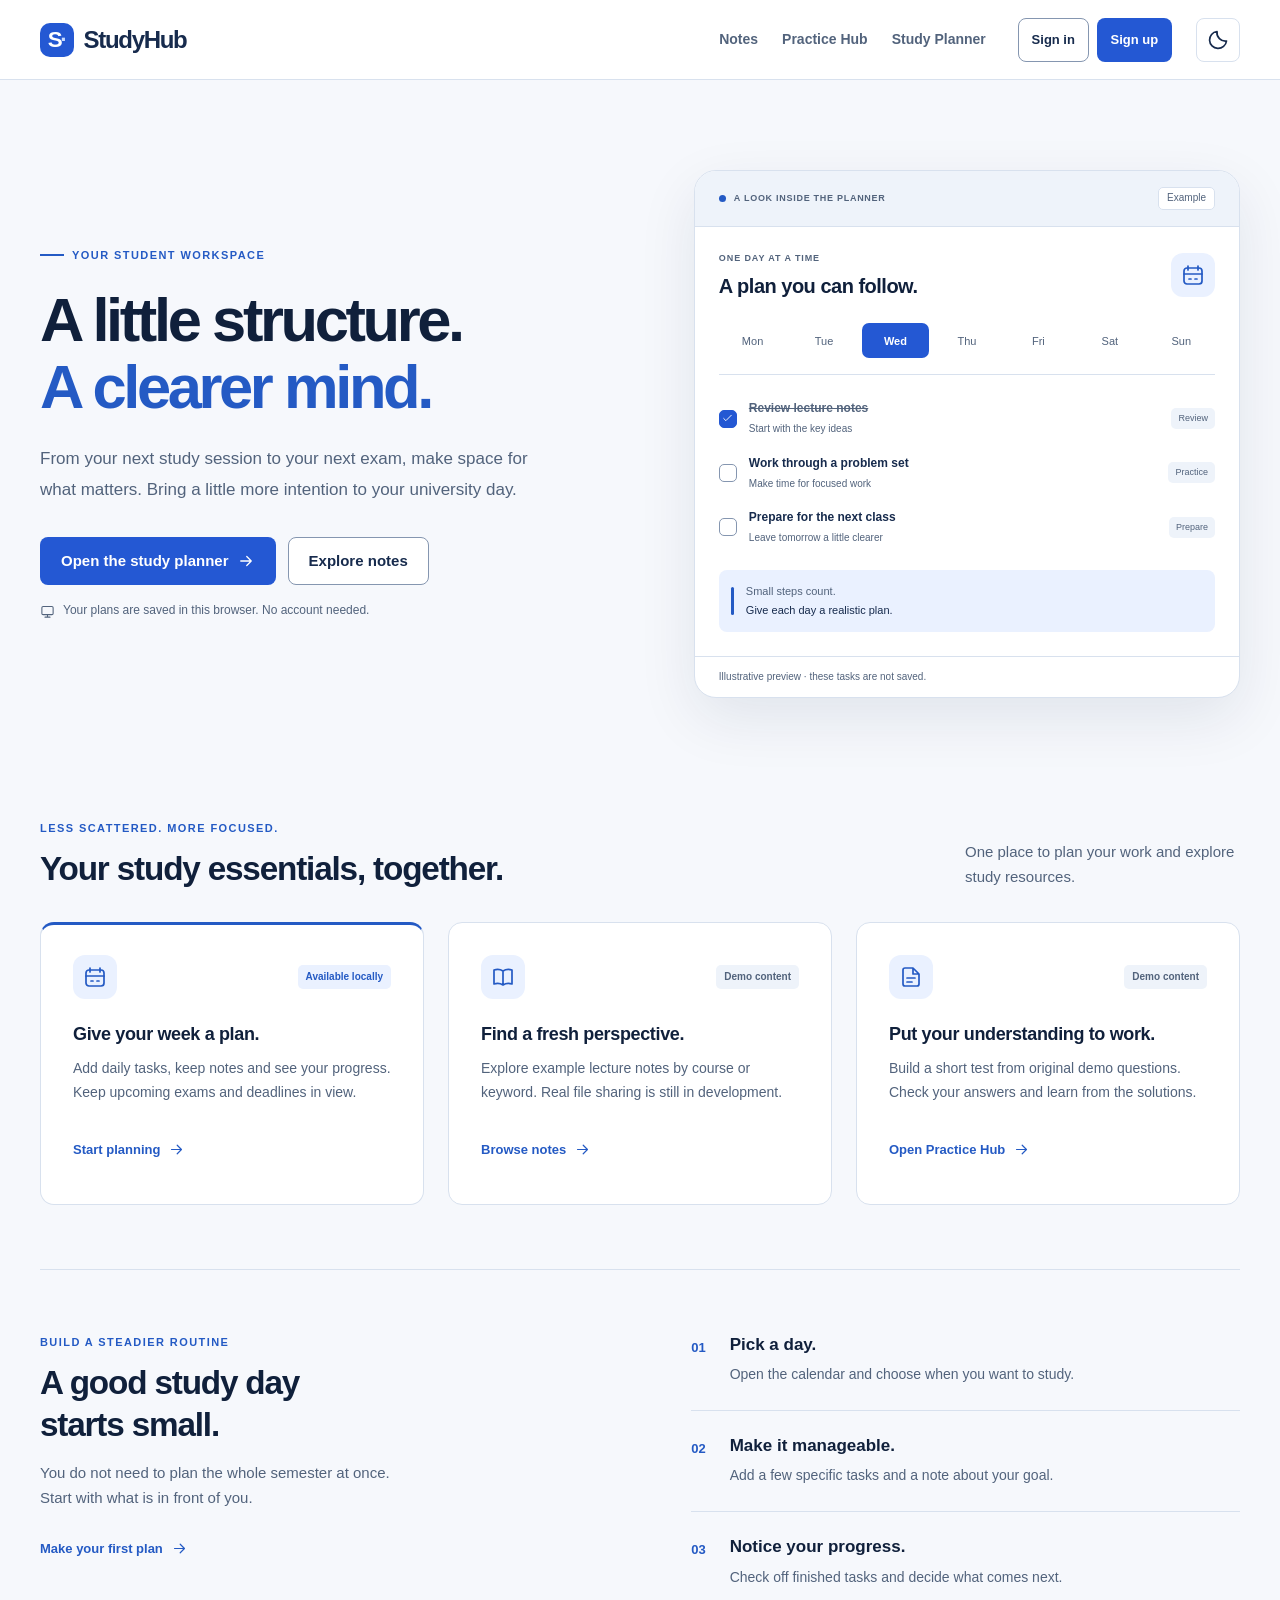
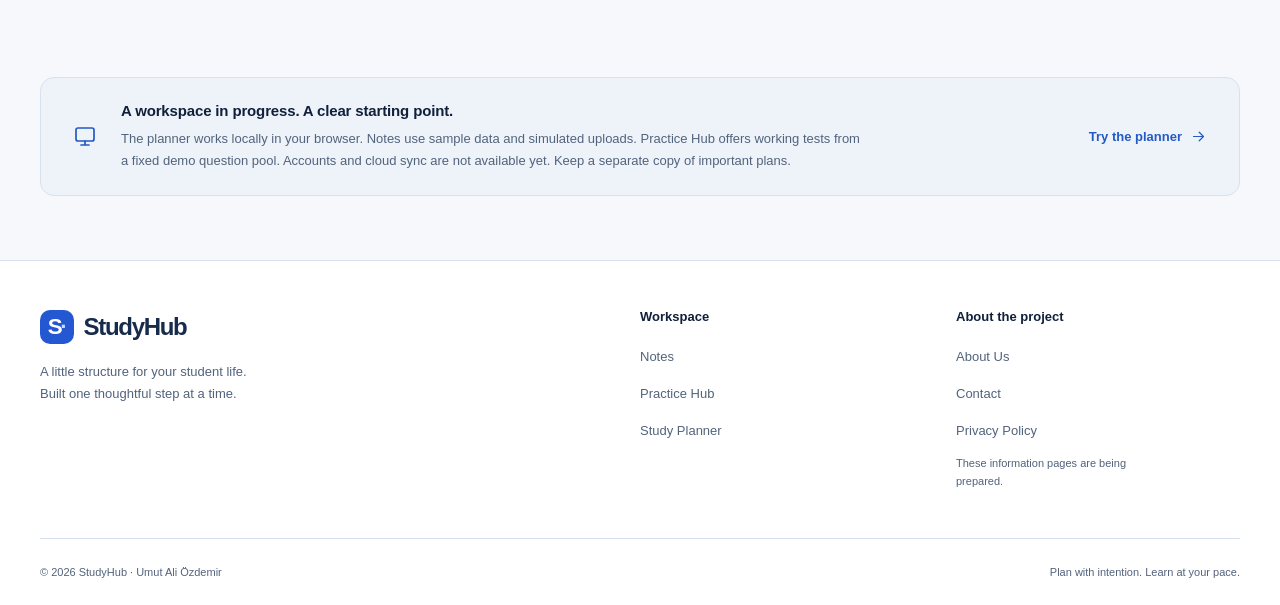
<file: index.html>
<!DOCTYPE html>
<html lang="en">
<head>
  <meta charset="UTF-8" />
  <meta name="viewport" content="width=device-width, initial-scale=1" />
  <meta name="description" content="A calmer space for university study. Plan your day, explore sample notes and practice with original multiple-choice questions." />
  <title>StudyHub — A little structure for your student life</title>
  <script src="theme.js"></script>
  <link rel="stylesheet" href="styles.css" />
</head>
<body class="home-page">
  <a class="skip-link" href="#main-content">Skip to content</a>
  <svg class="icon-library" xmlns="http://www.w3.org/2000/svg" aria-hidden="true">
    <defs>
      <symbol id="icon-book" viewBox="0 0 24 24"><path d="M12 6c-3-2-6-2-9-1v14c3-1 6-1 9 1 3-2 6-2 9-1V5c-3-1-6-1-9 1Zm0 0v14"/></symbol>
      <symbol id="icon-calendar" viewBox="0 0 24 24"><rect x="3" y="5" width="18" height="16" rx="3"/><path d="M7 3v4m10-4v4M3 11h18m-13 5h2m4 0h2"/></symbol>
      <symbol id="icon-paper" viewBox="0 0 24 24"><path d="M14 3H6a2 2 0 0 0-2 2v14a2 2 0 0 0 2 2h12a2 2 0 0 0 2-2V9Zm0 0v6h6M8 13h8m-8 4h5"/></symbol>
      <symbol id="icon-arrow" viewBox="0 0 24 24"><path d="M5 12h14m-6-6 6 6-6 6"/></symbol>
      <symbol id="icon-check" viewBox="0 0 24 24"><path d="m5 12 4 4L19 6"/></symbol>
      <symbol id="icon-device" viewBox="0 0 24 24"><rect x="3" y="4" width="18" height="13" rx="2"/><path d="M8 21h8m-4-4v4"/></symbol>
    </defs>
  </svg>
  <header>
    <nav class="main-nav" aria-label="Main navigation">
      <a class="logo" href="index.html" aria-label="StudyHub home"><span class="brand-mark" aria-hidden="true">S<span>·</span></span>StudyHub</a>
    <button type="button" class="theme-toggle" aria-label="Dark theme" aria-pressed="false" hidden>
      <svg class="theme-icon-moon" viewBox="0 0 24 24" aria-hidden="true"><path d="M20.5 13A8.5 8.5 0 0 1 11 3.5 8.5 8.5 0 1 0 20.5 13Z"/></svg>
      <svg class="theme-icon-sun" viewBox="0 0 24 24" aria-hidden="true"><circle cx="12" cy="12" r="4"/><path d="M12 2v2m0 16v2M2 12h2m16 0h2M5 5l1.5 1.5m11 11L19 19M5 19l1.5-1.5m11-11L19 5"/></svg>
    </button>
      <button type="button" class="nav-toggle" aria-label="Toggle navigation" aria-expanded="false" aria-controls="primary-navigation">
        <span aria-hidden="true"></span><span aria-hidden="true"></span><span aria-hidden="true"></span>
      </button>
      <div class="nav-right" id="primary-navigation">
        <ul class="nav-links">
          <li><a href="notes.html">Notes</a></li>
          <li><a href="exams.html">Practice Hub</a></li>
          <li><a href="planner.html">Study Planner</a></li>
        </ul>
        <div class="auth-buttons">
          <a href="login.html" class="btn-login">Sign in</a>
          <a href="signup.html" class="btn-signup">Sign up</a>
        </div>
      </div>
    </nav>
  </header>

  <main id="main-content">
    <section class="home-hero page-shell" aria-labelledby="hero-title">
      <div class="hero-copy">
        <p class="eyebrow"><span class="eyebrow-line"></span>YOUR STUDENT WORKSPACE</p>
        <h1 id="hero-title">A little structure.<br /><span>A clearer mind.</span></h1>
        <p class="hero-description">From your next study session to your next exam, make space for what matters. Bring a little more intention to your university day.</p>
        <div class="hero-actions">
          <a class="button button-primary" href="planner.html">Open the study planner <svg viewBox="0 0 24 24" aria-hidden="true"><use href="#icon-arrow"/></svg></a>
          <a class="button button-secondary" href="notes.html">Explore notes</a>
        </div>
        <p class="hero-footnote"><svg viewBox="0 0 24 24" aria-hidden="true"><use href="#icon-device"/></svg>Your plans are saved in this browser. No account needed.</p>
      </div>
      <figure class="study-preview">
        <figcaption class="preview-caption"><span class="preview-dot"></span> A LOOK INSIDE THE PLANNER <span class="preview-tag">Example</span></figcaption>
        <div class="preview-body">
          <div class="preview-heading"><div><p class="overline">ONE DAY AT A TIME</p><h2>A plan you can follow.</h2></div><span class="preview-calendar"><svg viewBox="0 0 24 24" aria-hidden="true"><use href="#icon-calendar"/></svg></span></div>
          <div class="preview-week" aria-label="Illustrative study week"><span>Mon</span><span>Tue</span><span class="selected">Wed</span><span>Thu</span><span>Fri</span><span>Sat</span><span>Sun</span></div>
          <div class="preview-tasks">
            <div class="preview-task is-complete"><span class="preview-checkbox"><svg viewBox="0 0 24 24" aria-hidden="true"><use href="#icon-check"/></svg></span><div><strong>Review lecture notes</strong><span>Start with the key ideas</span></div><span class="task-category">Review</span></div>
            <div class="preview-task"><span class="preview-checkbox"></span><div><strong>Work through a problem set</strong><span>Make time for focused work</span></div><span class="task-category">Practice</span></div>
            <div class="preview-task"><span class="preview-checkbox"></span><div><strong>Prepare for the next class</strong><span>Leave tomorrow a little clearer</span></div><span class="task-category">Prepare</span></div>
          </div>
          <div class="preview-note"><span class="note-marker"></span><p>Small steps count.<br /><strong>Give each day a realistic plan.</strong></p></div>
        </div>
        <p class="preview-disclaimer">Illustrative preview · these tasks are not saved.</p>
      </figure>
    </section>

    <section class="home-tools page-shell" aria-labelledby="tools-title">
      <div class="section-heading"><div><p class="eyebrow">LESS SCATTERED. MORE FOCUSED.</p><h2 id="tools-title">Your study essentials, together.</h2></div><p>One place to plan your work and explore study resources.</p></div>
      <div class="tool-grid">
        <article class="tool-card tool-card-featured">
          <div class="tool-top"><span class="tool-icon"><svg viewBox="0 0 24 24" aria-hidden="true"><use href="#icon-calendar"/></svg></span><span class="status-label">Available locally</span></div>
          <h3>Give your week a plan.</h3><p>Add daily tasks, keep notes and see your progress. Keep upcoming exams and deadlines in view.</p>
          <a class="text-link" href="planner.html">Start planning <svg viewBox="0 0 24 24" aria-hidden="true"><use href="#icon-arrow"/></svg></a>
        </article>
        <article class="tool-card">
          <div class="tool-top"><span class="tool-icon"><svg viewBox="0 0 24 24" aria-hidden="true"><use href="#icon-book"/></svg></span><span class="status-label status-muted">Demo content</span></div>
          <h3>Find a fresh perspective.</h3><p>Explore example lecture notes by course or keyword. Real file sharing is still in development.</p>
          <a class="text-link" href="notes.html">Browse notes <svg viewBox="0 0 24 24" aria-hidden="true"><use href="#icon-arrow"/></svg></a>
        </article>
        <article class="tool-card">
          <div class="tool-top"><span class="tool-icon"><svg viewBox="0 0 24 24" aria-hidden="true"><use href="#icon-paper"/></svg></span><span class="status-label status-muted">Demo content</span></div>
          <h3>Put your understanding to work.</h3><p>Build a short test from original demo questions. Check your answers and learn from the solutions.</p>
          <a class="text-link" href="exams.html">Open Practice Hub <svg viewBox="0 0 24 24" aria-hidden="true"><use href="#icon-arrow"/></svg></a>
        </article>
      </div>
    </section>

    <section class="home-approach page-shell" aria-labelledby="approach-title">
      <div class="approach-intro"><p class="eyebrow">BUILD A STEADIER ROUTINE</p><h2 id="approach-title">A good study day<br />starts small.</h2><p>You do not need to plan the whole semester at once. Start with what is in front of you.</p><a class="text-link" href="planner.html">Make your first plan <svg viewBox="0 0 24 24" aria-hidden="true"><use href="#icon-arrow"/></svg></a></div>
      <ol class="approach-steps">
        <li><span class="step-number">01</span><div><h3>Pick a day.</h3><p>Open the calendar and choose when you want to study.</p></div></li>
        <li><span class="step-number">02</span><div><h3>Make it manageable.</h3><p>Add a few specific tasks and a note about your goal.</p></div></li>
        <li><span class="step-number">03</span><div><h3>Notice your progress.</h3><p>Check off finished tasks and decide what comes next.</p></div></li>
      </ol>
    </section>

    <aside class="project-status page-shell" aria-labelledby="status-title">
      <span class="status-icon"><svg viewBox="0 0 24 24" aria-hidden="true"><use href="#icon-device"/></svg></span><div><h2 id="status-title">A workspace in progress. A clear starting point.</h2><p>The planner works locally in your browser. Notes use sample data and simulated uploads. Practice Hub offers working tests from a fixed demo question pool. Accounts and cloud sync are not available yet. Keep a separate copy of important plans.</p></div><a class="text-link" href="planner.html">Try the planner <svg viewBox="0 0 24 24" aria-hidden="true"><use href="#icon-arrow"/></svg></a>
    </aside>
  </main>

  <footer class="home-footer">
    <div class="home-footer-grid page-shell">
      <div class="footer-brand"><a class="logo" href="index.html"><span class="brand-mark" aria-hidden="true">S<span>·</span></span>StudyHub</a><p>A little structure for your student life.<br />Built one thoughtful step at a time.</p></div>
      <div><h2>Workspace</h2><ul><li><a href="notes.html">Notes</a></li><li><a href="exams.html">Practice Hub</a></li><li><a href="planner.html">Study Planner</a></li></ul></div>
      <div><h2>About the project</h2><ul><li><a href="about.html">About Us</a></li><li><a href="contact.html">Contact</a></li><li><a href="privacy.html">Privacy Policy</a></li></ul><p class="footer-small">These information pages are being prepared.</p></div>
    </div>
    <div class="home-footer-bottom page-shell"><span>© 2026 StudyHub · Umut Ali Özdemir</span><span>Plan with intention. Learn at your pace.</span></div>
  </footer>
  <script src="script.js"></script>
</body>
</html>
</file>
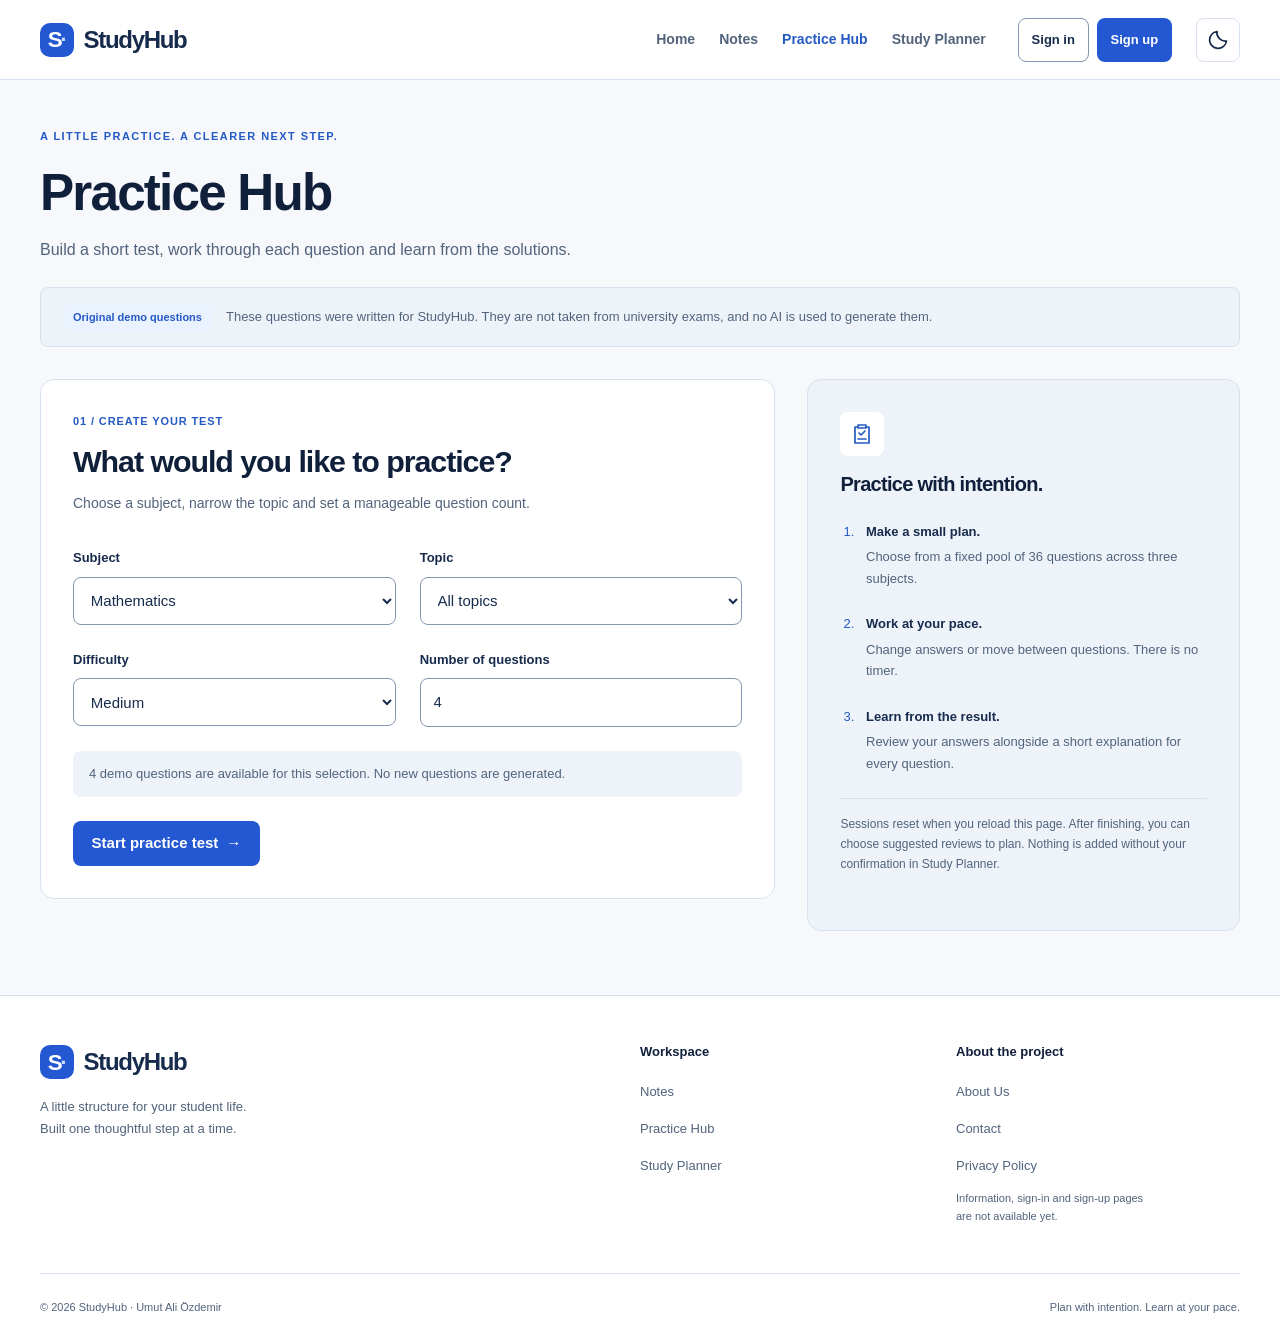
<file: exams.html>
<!DOCTYPE html>
<html lang="en">
<head>
  <meta charset="UTF-8" />
  <meta name="viewport" content="width=device-width, initial-scale=1" />
  <meta name="description" content="Create a practice test from original StudyHub demo questions. Choose your subject, topic and difficulty, then review your results and worked solutions." />
  <title>Practice Hub — StudyHub</title>
  <script src="theme.js"></script>
  <link rel="stylesheet" href="styles.css" />
  <link rel="stylesheet" href="exams.css" />
</head>
<body class="practice-page">
  <a class="skip-link" href="#main-content">Skip to content</a>
  <header>
    <nav class="main-nav" aria-label="Main navigation">
      <a class="logo" href="index.html" aria-label="StudyHub home"><span class="brand-mark" aria-hidden="true">S<span>·</span></span>StudyHub</a>
      <button type="button" class="theme-toggle" aria-label="Dark theme" aria-pressed="false" hidden>
        <svg class="theme-icon-moon" viewBox="0 0 24 24" aria-hidden="true"><path d="M20.5 13A8.5 8.5 0 0 1 11 3.5 8.5 8.5 0 1 0 20.5 13Z"/></svg>
        <svg class="theme-icon-sun" viewBox="0 0 24 24" aria-hidden="true"><circle cx="12" cy="12" r="4"/><path d="M12 2v2m0 16v2M2 12h2m16 0h2M5 5l1.5 1.5m11 11L19 19M5 19l1.5-1.5m11-11L19 5"/></svg>
      </button>
      <button type="button" class="nav-toggle" aria-label="Toggle navigation" aria-expanded="false" aria-controls="primary-navigation">
        <span aria-hidden="true"></span><span aria-hidden="true"></span><span aria-hidden="true"></span>
      </button>
      <div class="nav-right" id="primary-navigation">
        <ul class="nav-links">
          <li><a href="index.html">Home</a></li>
          <li><a href="notes.html">Notes</a></li>
          <li><a href="exams.html" aria-current="page">Practice Hub</a></li>
          <li><a href="planner.html">Study Planner</a></li>
        </ul>
        <div class="auth-buttons">
          <a href="login.html" class="btn-login" title="The sign-in page is not available yet">Sign in</a>
          <a href="register.html" class="btn-signup" title="The sign-up page is not available yet">Sign up</a>
        </div>
      </div>
    </nav>
  </header>

  <main id="main-content" class="practice-main page-shell">
    <section class="practice-intro" aria-labelledby="practice-title">
      <p class="eyebrow">A LITTLE PRACTICE. A CLEARER NEXT STEP.</p>
      <h1 id="practice-title">Practice Hub</h1>
      <p>Build a short test, work through each question and learn from the solutions.</p>
      <div class="practice-notice"><span class="practice-badge">Original demo questions</span><p>These questions were written for StudyHub. They are not taken from university exams, and no AI is used to generate them.</p></div>
    </section>

    <section id="practice-setup" class="practice-setup" aria-labelledby="setup-title">
      <div class="practice-panel">
        <p class="practice-kicker">01 / CREATE YOUR TEST</p>
        <h2 id="setup-title" tabindex="-1">What would you like to practice?</h2>
        <p class="practice-muted">Choose a subject, narrow the topic and set a manageable question count.</p>
        <form id="practice-form">
          <div class="practice-fields">
            <div class="practice-field"><label for="practice-subject">Subject</label><select id="practice-subject" name="subject" required></select></div>
            <div class="practice-field"><label for="practice-topic">Topic</label><select id="practice-topic" name="topic" required></select></div>
            <div class="practice-field"><label for="practice-difficulty">Difficulty</label><select id="practice-difficulty" name="difficulty" required><option value="easy">Easy</option><option value="medium" selected>Medium</option><option value="hard">Hard</option></select></div>
            <div class="practice-field"><label for="practice-count">Number of questions</label><input id="practice-count" name="count" type="number" min="1" max="36" step="1" value="4" aria-describedby="practice-availability practice-error" required /></div>
          </div>
          <p id="practice-availability" class="practice-availability" role="status" aria-live="polite" aria-atomic="true"></p>
          <p id="practice-error" class="practice-error" role="alert"></p>
          <button id="practice-start" class="button button-primary" type="submit" disabled>Start practice test <span aria-hidden="true">→</span></button>
        </form>
        <noscript><p class="practice-error">Enable JavaScript to create and complete a practice test. No test can run without it.</p></noscript>
      </div>
      <aside class="practice-guide" aria-labelledby="guide-title">
        <span class="practice-guide-icon" aria-hidden="true"><svg viewBox="0 0 24 24"><path d="M9 11l2 2 4-4M8 3h8v3H8z"/><path d="M8 5H5v16h14V5h-3M8 17h8"/></svg></span>
        <h2 id="guide-title">Practice with intention.</h2>
        <ol><li><strong>Make a small plan.</strong><span>Choose from a fixed pool of <span id="practice-bank-size">36</span> questions across three subjects.</span></li><li><strong>Work at your pace.</strong><span>Change answers or move between questions. There is no timer.</span></li><li><strong>Learn from the result.</strong><span>Review your answers alongside a short explanation for every question.</span></li></ol>
        <p class="practice-session-note">Sessions reset when you reload this page. After finishing, you can choose suggested reviews to plan. Nothing is added without your confirmation in Study Planner.</p>
      </aside>
    </section>

    <section id="practice-session" class="practice-session" aria-labelledby="question-title" hidden>
      <div class="practice-panel practice-question-panel">
        <div class="practice-question-top"><p id="question-counter" class="practice-kicker" role="status" aria-live="polite" aria-atomic="true"></p><span id="question-topic" class="practice-badge"></span></div>
        <h2 id="question-title" tabindex="-1"></h2>
        <form id="practice-answer-form"><fieldset id="answer-options"><legend>Choose one answer</legend></fieldset></form>
        <button id="clear-answer" class="practice-text-button" type="button" disabled>Clear answer</button>
        <div class="practice-question-navigation"><button id="previous-question" class="button button-secondary" type="button">← Previous</button><button id="next-question" class="button button-primary" type="button">Next question →</button></div>
      </div>
      <aside class="practice-session-panel" aria-labelledby="session-title">
        <p class="practice-kicker">YOUR SESSION</p><h2 id="session-title">One question at a time.</h2>
        <dl id="session-settings" class="practice-session-settings"></dl>
        <label for="practice-progress">Answered questions</label><progress id="practice-progress" max="4" value="0"></progress><p id="practice-answered" class="practice-muted"></p>
        <p class="practice-session-note">You can finish at any time. Unanswered questions count as blank. Reloading the page clears this session.</p>
        <button id="finish-practice" class="button button-secondary" type="button">Finish test</button>
      </aside>
    </section>

    <section id="practice-results" class="practice-results" aria-labelledby="results-title" hidden>
      <div class="practice-results-header"><div><p class="practice-kicker">03 / REFLECT AND TRY AGAIN</p><h2 id="results-title" tabindex="-1">Your practice results</h2><p id="results-context" class="practice-muted"></p></div><div class="practice-result-actions"><button id="restart-practice" class="button button-secondary" type="button">Restart this test</button><button id="new-practice" class="button button-primary" type="button">Create a new test</button></div></div>
      <dl class="practice-score-grid"><div><dt>Correct</dt><dd id="score-correct">0</dd></div><div><dt>Incorrect</dt><dd id="score-incorrect">0</dd></div><div><dt>Blank</dt><dd id="score-blank">0</dd></div><div class="practice-score-highlight"><dt>Accuracy</dt><dd id="score-percentage">0%</dd></div></dl>
      <p class="practice-score-note">Accuracy = correct answers ÷ total questions, including blanks, rounded to the nearest whole percent. These are practice results, not an official assessment.</p>
      <section class="practice-panel suggested-reviews" aria-labelledby="suggested-reviews-title">
        <h2 id="suggested-reviews-title">Suggested Reviews</h2>
        <p class="practice-muted">Based only on incorrect or unanswered questions in this short demo test. These rule-based suggestions are not an assessment of your overall knowledge.</p>
        <p id="suggested-review-empty" hidden>No reviews needed for this test. Every answer was correct.</p>
        <div id="suggested-review-list" class="review-choices" role="group" aria-labelledby="suggested-reviews-title"></div>
        <button id="plan-reviews" type="button" class="button button-primary" disabled>Plan Reviews</button>
        <p class="practice-muted">Continue in this tab to choose a date and confirm your tasks in Study Planner.</p>
        <p id="review-plan-feedback" class="practice-error" role="alert"></p>
      </section>
      <div class="practice-review-heading"><h2>Review the solutions</h2><p class="practice-muted">Your response, the correct answer and the reasoning behind it.</p></div>
      <ol id="practice-review" class="practice-review-list"></ol>
    </section>
  </main>

  <footer class="home-footer">
    <div class="home-footer-grid page-shell">
      <div class="footer-brand">
        <a class="logo" href="index.html"><span class="brand-mark" aria-hidden="true">S<span>·</span></span>StudyHub</a>
        <p>A little structure for your student life.<br />Built one thoughtful step at a time.</p>
      </div>
      <div>
        <h2>Workspace</h2>
        <ul>
          <li><a href="notes.html">Notes</a></li>
          <li><a href="exams.html" aria-current="page">Practice Hub</a></li>
          <li><a href="planner.html">Study Planner</a></li>
        </ul>
      </div>
      <div>
        <h2>About the project</h2>
        <ul>
          <li><a href="about.html">About Us</a></li>
          <li><a href="contact.html">Contact</a></li>
          <li><a href="privacy.html">Privacy Policy</a></li>
        </ul>
        <p class="footer-small">Information, sign-in and sign-up pages are not available yet.</p>
      </div>
    </div>
    <div class="home-footer-bottom page-shell">
      <span>© 2026 StudyHub · Umut Ali Özdemir</span>
      <span>Plan with intention. Learn at your pace.</span>
    </div>
  </footer>
  <script src="script.js"></script>
  <script src="practice-questions.js"></script>
  <script src="practice-transfer.js"></script>
  <script src="practice.js"></script>
</body>
</html>
</file>
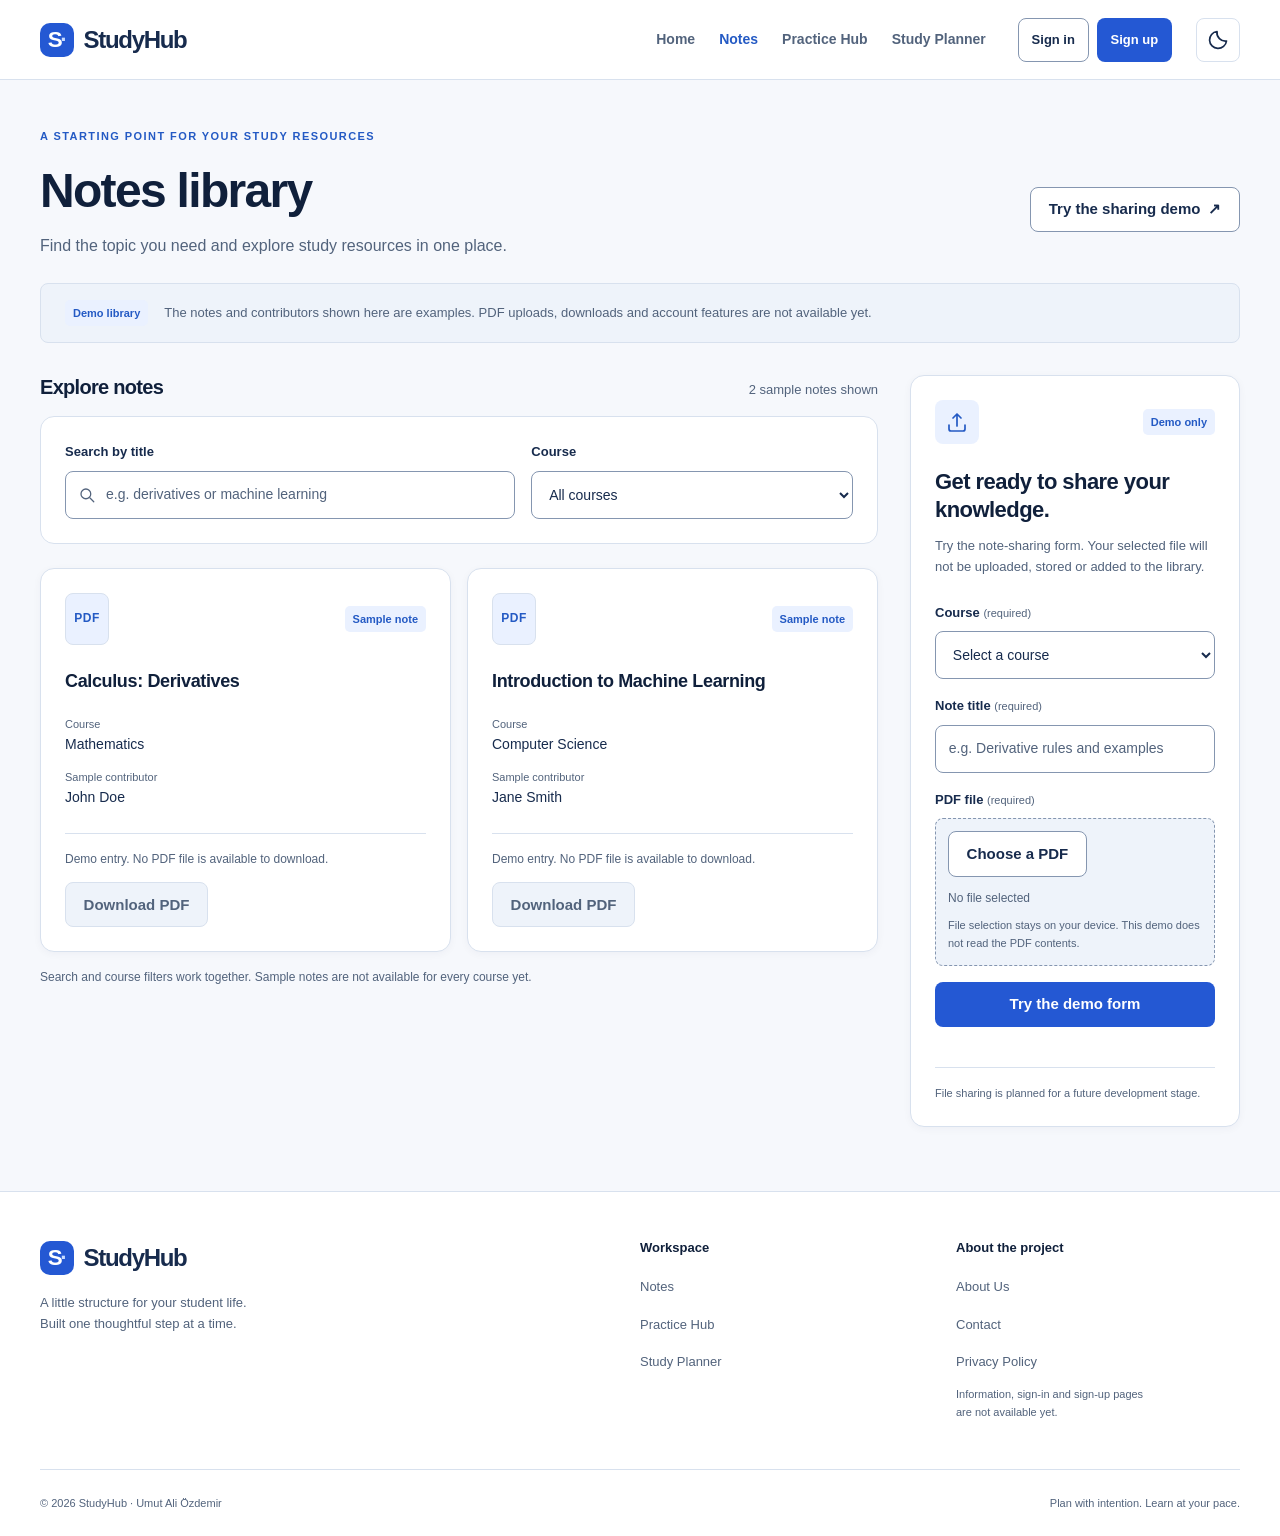
<file: notes.html>
<!DOCTYPE html>
<html lang="en">
<head>
  <meta charset="UTF-8" />
  <meta name="viewport" content="width=device-width, initial-scale=1" />
  <meta name="description" content="Explore sample study notes by course and title in the StudyHub notes library. Try the note-sharing interface in demo mode." />
  <title>Notes Library — StudyHub</title>
  <script src="theme.js"></script>
  <link rel="stylesheet" href="styles.css" />
  <link rel="stylesheet" href="notes.css" />
</head>
<body class="notes-page">
  <a class="skip-link" href="#main-content">Skip to content</a>
  <header>
    <nav class="main-nav" aria-label="Main navigation">
      <a class="logo" href="index.html" aria-label="StudyHub home"><span class="brand-mark" aria-hidden="true">S<span>·</span></span>StudyHub</a>
      <button type="button" class="theme-toggle" aria-label="Dark theme" aria-pressed="false" hidden>
        <svg class="theme-icon-moon" viewBox="0 0 24 24" aria-hidden="true"><path d="M20.5 13A8.5 8.5 0 0 1 11 3.5 8.5 8.5 0 1 0 20.5 13Z"/></svg>
        <svg class="theme-icon-sun" viewBox="0 0 24 24" aria-hidden="true"><circle cx="12" cy="12" r="4"/><path d="M12 2v2m0 16v2M2 12h2m16 0h2M5 5l1.5 1.5m11 11L19 19M5 19l1.5-1.5m11-11L19 5"/></svg>
      </button>
      <button type="button" class="nav-toggle" aria-label="Toggle navigation" aria-expanded="false" aria-controls="primary-navigation">
        <span aria-hidden="true"></span><span aria-hidden="true"></span><span aria-hidden="true"></span>
      </button>
      <div class="nav-right" id="primary-navigation">
        <ul class="nav-links">
          <li><a href="index.html">Home</a></li>
          <li><a href="notes.html" aria-current="page">Notes</a></li>
          <li><a href="exams.html">Practice Hub</a></li>
          <li><a href="planner.html">Study Planner</a></li>
        </ul>
        <div class="auth-buttons">
          <a href="login.html" class="btn-login" title="The sign-in page is not available yet">Sign in</a>
          <a href="register.html" class="btn-signup" title="The sign-up page is not available yet">Sign up</a>
        </div>
      </div>
    </nav>
  </header>

  <main id="main-content" class="notes-main page-shell">
    <section class="notes-intro" aria-labelledby="notes-title">
      <p class="eyebrow">A STARTING POINT FOR YOUR STUDY RESOURCES</p>
      <div class="notes-title-row">
        <div>
          <h1 id="notes-title">Notes library</h1>
          <p>Find the topic you need and explore study resources in one place.</p>
        </div>
        <a class="button button-secondary" href="#upload-panel">Try the sharing demo <span aria-hidden="true">↗</span></a>
      </div>
      <div class="notes-demo-notice">
        <span class="notes-notice-label">Demo library</span>
        <p>The notes and contributors shown here are examples. PDF uploads, downloads and account features are not available yet.</p>
      </div>
    </section>

    <div class="notes-workspace">
      <section class="notes-library" aria-labelledby="library-title">
        <div class="notes-library-heading">
          <h2 id="library-title">Explore notes</h2>
          <p id="notes-results-count" role="status" aria-live="polite" aria-atomic="true"></p>
        </div>
        <div class="notes-toolbar" role="search" aria-label="Filter notes">
          <div class="notes-field notes-search-field">
            <label for="search-notes">Search by title</label>
            <div class="notes-search-control">
              <svg viewBox="0 0 24 24" aria-hidden="true"><circle cx="10.5" cy="10.5" r="6.5"/><path d="m16 16 5 5"/></svg>
              <input type="search" id="search-notes" placeholder="e.g. derivatives or machine learning" aria-controls="notes-results" autocomplete="off" />
            </div>
          </div>
          <div class="notes-field notes-course-field">
            <label for="course-select">Course</label>
            <select id="course-select" aria-controls="notes-results">
              <option value="">All courses</option>
              <option value="math">Mathematics</option>
              <option value="cs">Computer Science</option>
              <option value="physics">Physics</option>
              <option value="biology">Biology</option>
            </select>
          </div>
        </div>
        <div class="notes-grid" id="notes-results">
          <!-- Sample note cards are rendered with JavaScript. -->
        </div>
        <noscript><p class="notes-fallback">Enable JavaScript to view and filter sample notes and try the demo form. This page does not provide real file uploads or downloads.</p></noscript>
        <p class="notes-library-footnote">Search and course filters work together. Sample notes are not available for every course yet.</p>
      </section>

      <aside class="notes-upload-panel" id="upload-panel" aria-labelledby="upload-title" tabindex="-1">
        <div class="notes-upload-heading">
          <span class="notes-panel-icon" aria-hidden="true">
            <svg viewBox="0 0 24 24"><path d="M12 16V4m-4 4 4-4 4 4M4 15v4a2 2 0 0 0 2 2h12a2 2 0 0 0 2-2v-4"/></svg>
          </span>
          <span class="notes-demo-tag">Demo only</span>
        </div>
        <h2 id="upload-title">Get ready to share your knowledge.</h2>
        <p class="notes-upload-description" id="upload-description">Try the note-sharing form. Your selected file will not be uploaded, stored or added to the library.</p>
        <form id="upload-form" aria-describedby="upload-description">
          <div class="notes-field">
            <label for="upload-course">Course <span class="notes-required">(required)</span></label>
            <select id="upload-course" name="course" required>
              <option value="">Select a course</option>
              <option value="math">Mathematics</option>
              <option value="cs">Computer Science</option>
              <option value="physics">Physics</option>
              <option value="biology">Biology</option>
            </select>
          </div>
          <div class="notes-field">
            <label for="note-title">Note title <span class="notes-required">(required)</span></label>
            <input type="text" id="note-title" name="title" placeholder="e.g. Derivative rules and examples" required />
          </div>
          <div class="notes-field">
            <label for="note-file">PDF file <span class="notes-required">(required)</span></label>
            <div class="notes-file-field">
              <div class="notes-file-picker">
                <span class="button button-secondary" aria-hidden="true">Choose a PDF</span>
                <input type="file" id="note-file" name="file" accept=".pdf,application/pdf" aria-describedby="note-file-name note-file-help" required />
              </div>
              <span id="note-file-name" class="notes-file-name">No file selected</span>
              <p id="note-file-help">File selection stays on your device. This demo does not read the PDF contents.</p>
            </div>
          </div>
          <button type="submit" id="try-note-upload" class="button button-primary" disabled>Try the demo form</button>
          <p id="upload-feedback" class="notes-form-feedback" role="status" aria-live="polite" aria-atomic="true"></p>
        </form>
        <p class="notes-upload-footnote">File sharing is planned for a future development stage.</p>
      </aside>
    </div>
  </main>

  <footer class="home-footer">
    <div class="home-footer-grid page-shell">
      <div class="footer-brand">
        <a class="logo" href="index.html"><span class="brand-mark" aria-hidden="true">S<span>·</span></span>StudyHub</a>
        <p>A little structure for your student life.<br />Built one thoughtful step at a time.</p>
      </div>
      <div>
        <h2>Workspace</h2>
        <ul>
          <li><a href="notes.html" aria-current="page">Notes</a></li>
          <li><a href="exams.html">Practice Hub</a></li>
          <li><a href="planner.html">Study Planner</a></li>
        </ul>
      </div>
      <div>
        <h2>About the project</h2>
        <ul>
          <li><a href="about.html">About Us</a></li>
          <li><a href="contact.html">Contact</a></li>
          <li><a href="privacy.html">Privacy Policy</a></li>
        </ul>
        <p class="footer-small">Information, sign-in and sign-up pages are not available yet.</p>
      </div>
    </div>
    <div class="home-footer-bottom page-shell">
      <span>© 2026 StudyHub · Umut Ali Özdemir</span>
      <span>Plan with intention. Learn at your pace.</span>
    </div>
  </footer>
  <script src="script.js"></script>
</body>
</html>
</file>
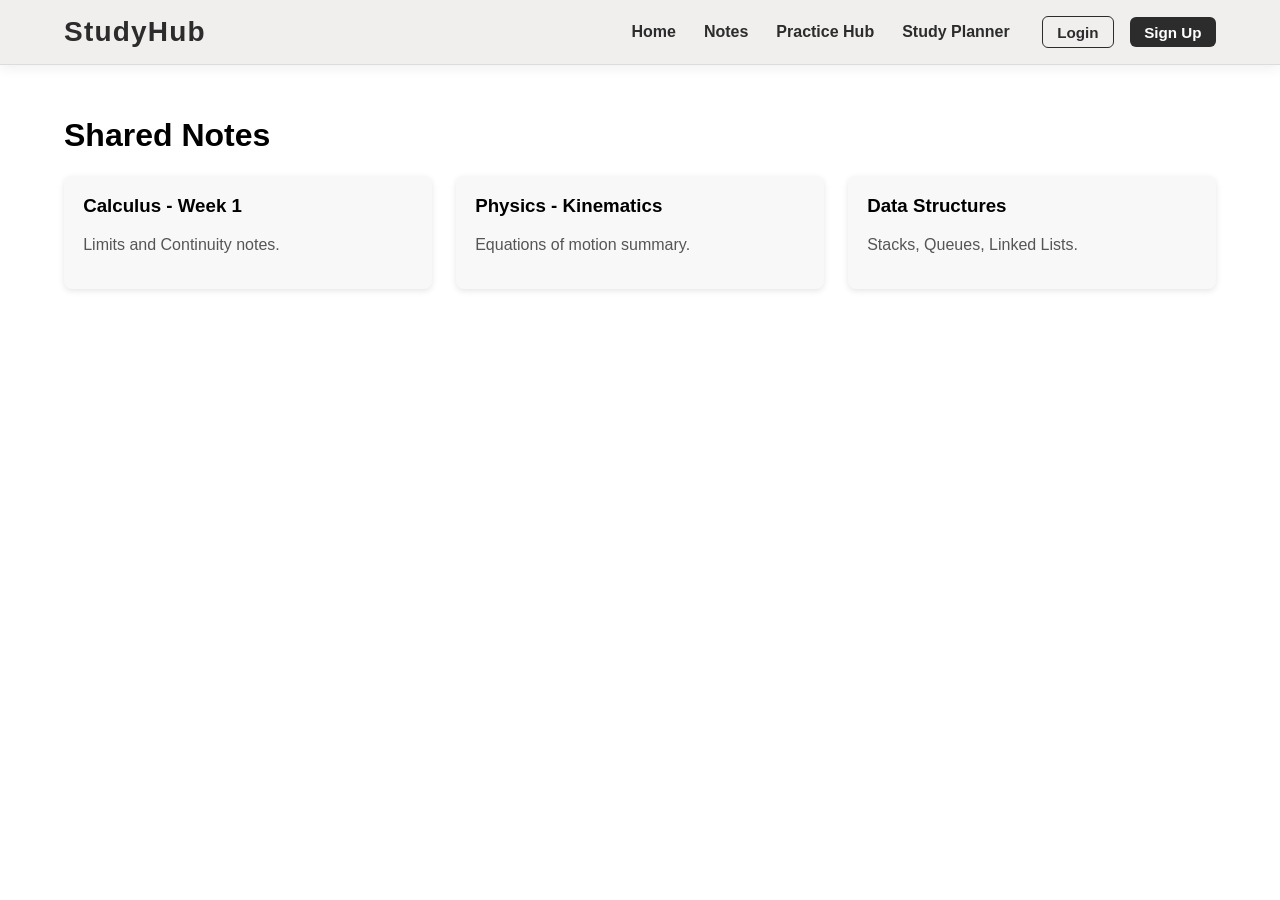
<file: notesUpdate.html>
<!DOCTYPE html>
<html lang="en">
<head>
  <meta charset="UTF-8" />
  <meta name="viewport" content="width=device-width, initial-scale=1.0" />
  <title>Notes</title>
  <style>
    :root {
      --primary-text: #2c2c2c;
      --background-color: #ffffff;
      --dark-accent: #222;
      --transition-speed: 0.3s;
    }

    body {
      margin: 0;
      font-family: Arial, sans-serif;
      background-color: var(--background-color);
    }

    .main-nav {
      position: fixed;
      top: 0;
      left: 0;
      right: 0;
      z-index: 1000;
      width: 100%;
      box-sizing: border-box;
      background-color: rgba(241, 239, 236, 0.95);
      backdrop-filter: blur(4px);
      border-bottom: 1px solid rgba(0, 0, 0, 0.08);
      box-shadow: 0 4px 12px rgba(0, 0, 0, 0.06);
      padding: 1rem 5%;
      color: var(--primary-text);
      display: flex;
      justify-content: space-between;
      align-items: center;
      transition: background-color var(--transition-speed) ease, box-shadow var(--transition-speed) ease;
    }

    .logo {
      color: var(--primary-text);
      font-weight: 700;
      letter-spacing: 1.2px;
      font-size: 1.75rem;
      cursor: pointer;
      user-select: none;
    }

    .logo:hover {
      transform: scale(1.05);
    }

    .nav-right {
      display: flex;
      align-items: center;
      gap: 2rem;
    }

    .nav-links {
      display: flex;
      list-style: none;
      gap: 1.75rem;
      margin: 0;
      padding: 0;
    }

    .nav-links a {
      color: var(--primary-text);
      text-decoration: none;
      font-weight: 600;
      position: relative;
      transition: color var(--transition-speed) ease;
    }

    .nav-links a::after {
      content: '';
      position: absolute;
      width: 0;
      height: 2px;
      bottom: -5px;
      left: 0;
      background-color: var(--primary-text);
      transition: width var(--transition-speed) ease;
      border-radius: 2px;
    }

    .nav-links a:hover {
      color: var(--dark-accent);
    }

    .nav-links a:hover::after {
      width: 100%;
    }

    .auth-buttons {
      display: flex;
      gap: 1rem;
      align-items: center;
    }

    .auth-buttons a {
      text-decoration: none;
      padding: 0.4rem 0.9rem;
      border-radius: 6px;
      font-size: 0.95rem;
      font-weight: 600;
      transition: background-color 0.3s ease, color 0.3s ease;
    }

    .btn-login {
      color: var(--primary-text);
      border: 1px solid var(--primary-text);
      background-color: transparent;
    }

    .btn-login:hover {
      background-color: var(--primary-text);
      color: var(--background-color);
    }

    .btn-signup {
      background-color: var(--primary-text);
      color: var(--background-color);
    }

    .btn-signup:hover {
      background-color: var(--dark-accent);
    }

    .nav-toggle {
      display: none;
    }

    main {
      padding: 6rem 5% 2rem;
    }

    .notes-grid {
      display: grid;
      grid-template-columns: repeat(auto-fill, minmax(280px, 1fr));
      gap: 1.5rem;
    }

    .note-card {
      background: #f8f8f8;
      padding: 1.2rem;
      border-radius: 8px;
      box-shadow: 0 2px 6px rgba(0,0,0,0.1);
      transition: transform 0.2s ease;
    }

    .note-card:hover {
      transform: translateY(-4px);
    }

    .note-card h3 {
      margin-top: 0;
    }

    .note-card p {
      color: #555;
    }
  </style>
</head>
<body>

  <header>
    <nav class="main-nav">
      <div class="logo">StudyHub</div>
      <div class="nav-right">
        <ul class="nav-links">
          <li><a href="index.html">Home</a></li>
          <li><a href="notes.html" class="active">Notes</a></li>
          <li><a href="exams.html">Practice Hub</a></li>
          <li><a href="planner.html">Study Planner</a></li>
        </ul>
        <div class="auth-buttons">
          <a href="login.html" class="btn-login">Login</a>
          <a href="signup.html" class="btn-signup">Sign Up</a>
        </div>
      </div>
    </nav>
  </header>

  <main>
    <h1>Shared Notes</h1>
    <div class="notes-grid">
      <div class="note-card">
        <h3>Calculus - Week 1</h3>
        <p>Limits and Continuity notes.</p>
      </div>
      <div class="note-card">
        <h3>Physics - Kinematics</h3>
        <p>Equations of motion summary.</p>
      </div>
      <div class="note-card">
        <h3>Data Structures</h3>
        <p>Stacks, Queues, Linked Lists.</p>
      </div>
    </div>
  </main>

  <script>
    const toggle = document.querySelector('.nav-toggle');
    const navLinks = document.querySelector('.nav-links');

    if (toggle) {
      toggle.addEventListener('click', () => {
        navLinks.classList.toggle('active');
      });
    }
  </script>
</body>
</html>
</file>
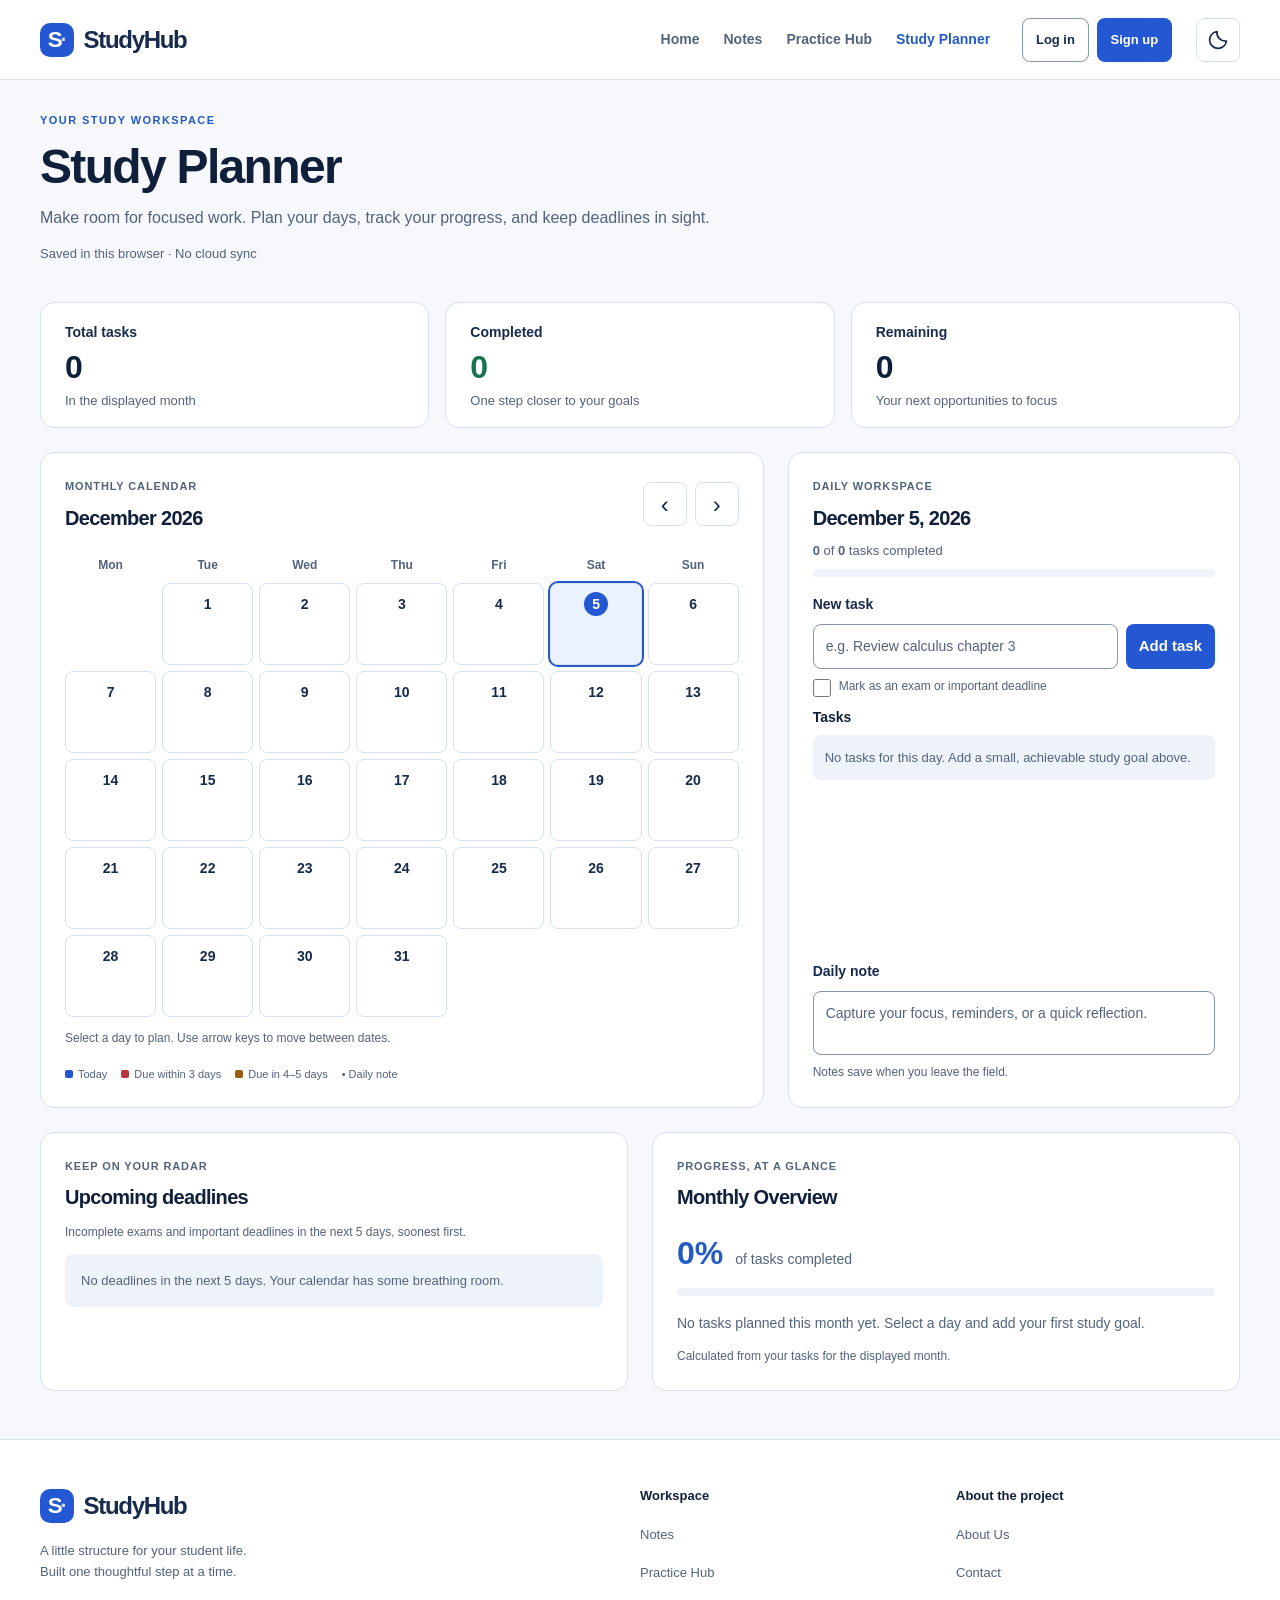
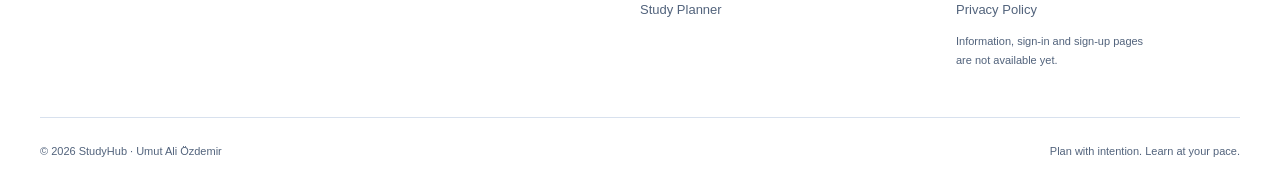
<file: planner.html>
<!DOCTYPE html>
<html lang="en">
<head>
  <meta charset="UTF-8" />
  <meta name="viewport" content="width=device-width, initial-scale=1" />
  <title>Study Planner &mdash; StudyHub</title>
  <script src="theme.js"></script>
  <link rel="stylesheet" href="styles.css" />
  <link rel="stylesheet" href="planner.css" />
</head>
<body class="planner-page">
  <nav class="main-nav">
    <a class="logo" href="index.html" aria-label="StudyHub home"><span class="brand-mark" aria-hidden="true">S<span>·</span></span>StudyHub</a>
    <button type="button" class="theme-toggle" aria-label="Dark theme" aria-pressed="false" hidden>
      <svg class="theme-icon-moon" viewBox="0 0 24 24" aria-hidden="true"><path d="M20.5 13A8.5 8.5 0 0 1 11 3.5 8.5 8.5 0 1 0 20.5 13Z"/></svg>
      <svg class="theme-icon-sun" viewBox="0 0 24 24" aria-hidden="true"><circle cx="12" cy="12" r="4"/><path d="M12 2v2m0 16v2M2 12h2m16 0h2M5 5l1.5 1.5m11 11L19 19M5 19l1.5-1.5m11-11L19 5"/></svg>
    </button>
    <button type="button" class="nav-toggle" aria-label="Toggle navigation" aria-expanded="false" aria-controls="primary-navigation">
      <span aria-hidden="true"></span>
      <span aria-hidden="true"></span>
      <span aria-hidden="true"></span>
    </button>
    <div class="nav-right" id="primary-navigation">
      <ul class="nav-links">
        <li><a href="index.html">Home</a></li>
        <li><a href="notes.html">Notes</a></li>
        <li><a href="exams.html">Practice Hub</a></li>
        <li><a href="planner.html" aria-current="page">Study Planner</a></li>
      </ul>

      <div class="auth-buttons">
        <a href="login.html" class="btn-login">Log in</a>
        <a href="register.html" class="btn-signup">Sign up</a>
      </div>
    </div>

  </nav>



  <main class="planner-main page-shell">
    <header class="planner-intro">
      <p class="eyebrow">YOUR STUDY WORKSPACE</p>
      <h1>Study Planner</h1>
      <p>Make room for focused work. Plan your days, track your progress, and keep deadlines in sight.</p>
      <span class="planner-local-label">Saved in this browser &middot; No cloud sync</span>
    </header>
    <div id="planner-storage-notice" class="planner-storage-notice" hidden>
      <p id="planner-storage-message" role="alert"></p>
      <button id="planner-export-raw" type="button" class="button button-secondary">Download raw saved data</button>
      <button id="planner-retry-save" type="button" class="button button-secondary" hidden>Retry save</button>
    </div>
    <p id="planner-save-status" class="planner-save-status" role="status" aria-live="polite"></p>
    <section id="review-import" class="planner-card review-import" aria-labelledby="review-import-title" hidden>
      <h2 id="review-import-title">Plan your suggested reviews</h2>
      <p class="planner-help">Based only on incorrect or unanswered questions in a short Practice Hub demo test. Select reviews and confirm a date before anything is saved.</p>
      <form id="review-import-form">
        <div id="review-import-list" class="review-choices" role="group" aria-labelledby="review-import-title"></div>
        <div class="review-import-actions">
          <label for="review-import-date">Study date<input type="date" id="review-import-date" min="0001-01-01" max="9999-12-31" required /></label>
          <button type="submit" id="review-import-add" class="button button-primary" disabled>Add selected tasks</button>
          <button type="button" id="review-import-cancel" class="button button-secondary">Dismiss</button>
        </div>
        <p id="review-import-status" class="planner-help"></p>
        <p class="planner-help">Unselected suggestions are discarded after saving. Your existing tasks and notes stay unchanged.</p>
      </form>
      <p id="review-import-feedback" class="review-import-feedback" role="alert"></p>
    </section>
    <section class="planner-stats" aria-label="Tasks in the displayed month">
      <article class="planner-stat"><span>Total tasks</span><strong id="month-total">&mdash;</strong><p>In the displayed month</p></article>
      <article class="planner-stat"><span>Completed</span><strong id="month-completed">&mdash;</strong><p>One step closer to your goals</p></article>
      <article class="planner-stat"><span>Remaining</span><strong id="month-remaining">&mdash;</strong><p>Your next opportunities to focus</p></article>
    </section>
    <div class="planner-layout">
      <section class="planner-card calendar-main" aria-labelledby="month-year">
        <div class="calendar-header">
          <div><p class="planner-kicker">MONTHLY CALENDAR</p><h2 id="month-year" aria-live="polite">Loading calendar...</h2></div>
          <div class="calendar-navigation">
            <button type="button" id="prev-month" class="calendar-nav-btn" aria-label="Previous month">&#8249;</button>
            <button type="button" id="next-month" class="calendar-nav-btn" aria-label="Next month">&#8250;</button>
          </div>
        </div>
        <div class="calendar-weekdays" aria-hidden="true"><span>Mon</span><span>Tue</span><span>Wed</span><span>Thu</span><span>Fri</span><span>Sat</span><span>Sun</span></div>
        <div class="calendar-grid" id="calendar-grid" role="group" aria-labelledby="month-year" aria-describedby="calendar-help"></div>
        <p id="calendar-help" class="planner-help">Select a day to plan. Use arrow keys to move between dates.</p>
        <div class="calendar-legend"><span><i class="legend-today"></i>Today</span><span><i class="legend-urgent"></i>Due within 3 days</span><span><i class="legend-near"></i>Due in 4&ndash;5 days</span><span>&bull; Daily note</span></div>
      </section>
      <aside id="daily-panel" class="planner-card daily-panel" aria-labelledby="selected-date-title">
        <p class="planner-kicker">DAILY WORKSPACE</p>
        <h2 id="selected-date-title" aria-live="polite">Select a day</h2>
        <p class="daily-completion"><strong id="stat-completed">&mdash;</strong> of <strong id="stat-total">&mdash;</strong> tasks completed</p>
        <progress id="day-progress-bar" max="100" value="0" aria-label="Selected day task completion"></progress>
        <div id="planner-day-storage-notice" class="planner-storage-notice" hidden>
          <p id="planner-day-storage-message" role="alert"></p>
          <button id="planner-day-retry-save" type="button" class="button button-secondary" hidden>Retry save</button>
        </div>
        <form id="add-task-form" class="add-task-form">
          <label for="new-task-input">New task</label>
          <div class="task-entry"><input type="text" id="new-task-input" placeholder="e.g. Review calculus chapter 3" required /><button type="submit" class="button button-primary">Add task</button></div>
          <label class="deadline-checkbox-label"><input type="checkbox" id="new-task-deadline" />Mark as an exam or important deadline</label>
        </form>
        <div class="daily-tasks">
          <h3 id="daily-tasks-title" class="daily-section-title">Tasks</h3>
          <p id="tasks-empty" class="planner-empty" hidden>No tasks for this day. Add a small, achievable study goal above.</p>
          <ul id="task-list" class="task-list" tabindex="0" aria-labelledby="daily-tasks-title" hidden></ul>
        </div>
        <div class="daily-note-section">
          <label class="daily-section-title" for="day-general-note">Daily note</label>
          <textarea id="day-general-note" rows="2" placeholder="Capture your focus, reminders, or a quick reflection." aria-describedby="note-save-help"></textarea>
          <p id="note-save-help" class="planner-help">Notes save when you leave the field.</p>
        </div>
      </aside>
    </div>
    <div class="planner-bottom-grid">
      <section class="planner-card" id="deadline-alerts-panel" aria-labelledby="deadlines-title">
        <p class="planner-kicker">KEEP ON YOUR RADAR</p><h2 id="deadlines-title">Upcoming deadlines</h2>
        <p class="planner-help">Incomplete exams and important deadlines in the next 5 days, soonest first.</p>
        <p id="deadlines-empty" class="planner-empty" hidden>No deadlines in the next 5 days. Your calendar has some breathing room.</p>
        <div id="alerts-container" class="alerts-container"></div>
      </section>
      <section class="planner-card" aria-labelledby="overview-title">
        <p class="planner-kicker">PROGRESS, AT A GLANCE</p><h2 id="overview-title">Monthly Overview</h2>
        <div class="monthly-rate"><strong id="month-rate">&mdash;</strong><span>of tasks completed</span></div>
        <progress id="month-progress-bar" max="100" value="0" aria-label="Displayed month task completion"></progress>
        <p id="monthly-summary" class="monthly-summary">Your overview will appear once the saved plan is loaded.</p>
        <p class="planner-help">Calculated from your tasks for the displayed month.</p>
      </section>
    </div>
    <noscript><p class="planner-storage-notice">Enable JavaScript to load and edit your locally saved study plan.</p></noscript>
  </main>
  <footer class="home-footer">
    <div class="home-footer-grid page-shell">
      <div class="footer-brand">
        <a class="logo" href="index.html"><span class="brand-mark" aria-hidden="true">S<span>·</span></span>StudyHub</a>
        <p>A little structure for your student life.<br />Built one thoughtful step at a time.</p>
      </div>
      <div>
        <h2>Workspace</h2>
        <ul>
          <li><a href="notes.html">Notes</a></li>
          <li><a href="exams.html">Practice Hub</a></li>
          <li><a href="planner.html" aria-current="page">Study Planner</a></li>
        </ul>
      </div>
      <div>
        <h2>About the project</h2>
        <ul>
          <li><a href="about.html">About Us</a></li>
          <li><a href="contact.html">Contact</a></li>
          <li><a href="privacy.html">Privacy Policy</a></li>
        </ul>
        <p class="footer-small">Information, sign-in and sign-up pages are not available yet.</p>
      </div>
    </div>
    <div class="home-footer-bottom page-shell">
      <span>© 2026 StudyHub · Umut Ali Özdemir</span>
      <span>Plan with intention. Learn at your pace.</span>
    </div>
  </footer>
  <script src="practice-questions.js"></script>
  <script src="practice-transfer.js"></script>
  <script src="script.js"></script>
</body>
</html>
</file>
<file: styles.css>
/* Design tokens. Legacy color names remain aliases for existing page styles. */

:root {
    color-scheme: light;
    --background-color: #f6f8fc;
    --surface: #ffffff;
    --surface-subtle: #eef3fa;
    --secondary-background: #e6edf6;
    --primary-text: #172b4d;
    --dark-accent: #10203b;
    --text-muted: #52637c;
    --border: #d8e1ee;
    --input-border: #8596b0;
    --accent: #245ac4;
    --accent-solid: #2458d3;
    --accent-hover: #1c45a6;
    --accent-soft: #eaf1ff;
    --on-accent: #ffffff;
    --success: #18734f;
    --danger: #b7333e;
    --warning: #966010;
    --shadow-sm: 0 2px 8px rgb(15 35 65 / 4%);
    --shadow-lg: 0 20px 60px rgb(15 35 65 / 9%);
    --radius-sm: 8px;
    --radius-md: 14px;
    --radius-lg: 22px;
    --space-1: 0.25rem;
    --space-2: 0.5rem;
    --space-3: 0.75rem;
    --space-4: 1rem;
    --space-6: 1.5rem;
    --space-8: 2rem;
    --space-12: 3rem;
    --space-16: 4rem;
    --max-width: 1200px;
    --transition-speed: 0.15s;
}

:root[data-theme="dark"] {
    color-scheme: dark;
    --background-color: #0e1625;
    --surface: #172235;
    --surface-subtle: #1c2b42;
    --secondary-background: #253650;
    --primary-text: #e6edf8;
    --dark-accent: #f4f7fd;
    --text-muted: #a9b8ce;
    --border: #32455f;
    --input-border: #6f839f;
    --accent: #92b6ff;
    --accent-solid: #3264d6;
    --accent-hover: #2855ba;
    --accent-soft: #1d3154;
    --success: #77d7ae;
    --danger: #ff949d;
    --warning: #edbf78;
    --shadow-sm: 0 2px 8px rgb(0 0 0 / 12%);
    --shadow-lg: 0 20px 60px rgb(0 0 0 / 20%);
}

/* Shared typography, controls and spacing. */

* {
    box-sizing: border-box;
    margin: 0;
    padding: 0;
}

html {
    min-height: 100%;
    scroll-padding-top: 100px;
}

body {
    min-height: 100vh;
    display: flex;
    flex-direction: column;
    padding-top: 80px;
    background: var(--background-color);
    color: var(--primary-text);
    font-family: 'Segoe UI', -apple-system, BlinkMacSystemFont, Arial, sans-serif;
    font-size: 1rem;
    line-height: 1.65;
    -webkit-font-smoothing: antialiased;
}

main {
    flex: 1 0 auto;
    min-width: 0;
}

footer {
    flex-shrink: 0;
}

h1, h2, h3, h4 {
    color: var(--dark-accent);
    line-height: 1.25;
    font-weight: 700;
}

h1, h2 {
    letter-spacing: -0.035em;
}

a {
    color: var(--accent);
    text-underline-offset: 0.2em;
}

button, input, select, textarea {
    font: inherit;
}

button, a {
    -webkit-tap-highlight-color: transparent;
}

button {
    cursor: pointer;
}

svg {
    width: 24px;
    height: 24px;
    flex-shrink: 0;
    fill: none;
    stroke: currentColor;
    stroke-width: 1.7;
    stroke-linecap: round;
    stroke-linejoin: round;
}

:focus-visible {
    outline: 3px solid var(--accent);
    outline-offset: 4px;
}

input, select, textarea {
    color: var(--primary-text);
    background: var(--surface);
    accent-color: var(--accent-solid);
}

input::placeholder, textarea::placeholder {
    color: var(--text-muted);
    opacity: 1;
}

input[type="text"], input[type="email"], input[type="file"], select, textarea {
    border: 1px solid var(--input-border);
    border-radius: var(--radius-sm);
    padding: 0.75rem 1rem;
    min-width: 0;
}

input:focus-visible, select:focus-visible, textarea:focus-visible {
    outline-offset: 2px;
    border-color: var(--accent);
}

.button, .btn-login, .btn-signup, .download-btn, .exam-download-btn, .upload-btn, .footer-form button {
    display: inline-flex;
    justify-content: center;
    align-items: center;
    gap: var(--space-2);
    min-height: 44px;
    border: 1px solid transparent;
    border-radius: var(--radius-sm);
    padding: 0.65rem 1.1rem;
    font-size: 0.9375rem;
    font-weight: 600;
    line-height: 1.5;
    text-decoration: none;
    transition: background-color var(--transition-speed), border-color var(--transition-speed);
}

.button-primary, .btn-signup, .download-btn, .exam-download-btn, .upload-btn, .footer-form button {
    color: var(--on-accent);
    background: var(--accent-solid);
}

.button-primary:hover, .btn-signup:hover, .download-btn:hover, .exam-download-btn:hover, .upload-btn:hover, .footer-form button:hover {
    background: var(--accent-hover);
}

.button-secondary, .btn-login {
    color: var(--primary-text);
    background: var(--surface);
    border-color: var(--input-border);
}

.button-secondary:hover, .btn-login:hover {
    background: var(--surface-subtle);
}

.container {
    width: 100%;
    max-width: var(--max-width);
    margin: 0 auto;
    padding: var(--space-8) var(--space-4);
}

.page-shell {
    width: min(1200px, calc(100% - 64px));
    margin-inline: auto;
}

/* Common navbar. The theme control stays visible outside the mobile panel. */

.main-nav {
    position: fixed;
    inset: 0 0 auto;
    z-index: 1000;
    display: flex;
    align-items: center;
    gap: var(--space-6);
    min-height: 80px;
    padding: 1rem max(32px, calc((100% - 1200px) / 2));
    background: var(--surface);
    border-bottom: 1px solid var(--border);
}

.logo {
    display: inline-flex;
    align-items: center;
    gap: 0.6rem;
    margin-right: auto;
    color: var(--primary-text);
    font-size: 1.5rem;
    font-weight: 750;
    letter-spacing: -0.055em;
    line-height: 1.5;
    text-decoration: none;
    white-space: nowrap;
}

.brand-mark {
    display: inline-flex;
    align-items: center;
    justify-content: center;
    width: 34px;
    height: 34px;
    background: var(--accent-solid);
    color: var(--on-accent);
    border-radius: 10px;
    font-size: 1.4rem;
    letter-spacing: -0.1em;
    padding-right: 2px;
}

.brand-mark > span {
    color: #c8dcff;
}

.nav-right {
    order: 2;
    display: flex;
    align-items: center;
    gap: var(--space-8);
}

.nav-links {
    display: flex;
    align-items: center;
    list-style: none;
    gap: var(--space-6);
}

.nav-links a {
    color: var(--text-muted);
    font-size: 0.875rem;
    font-weight: 600;
    text-decoration: none;
    white-space: nowrap;
}

.nav-links a:hover, .nav-links a[aria-current="page"] {
    color: var(--accent);
}

.auth-buttons {
    display: flex;
    align-items: center;
    gap: var(--space-2);
}

.auth-buttons a {
    font-size: 0.8125rem;
    padding: 0.5rem 0.8rem;
}

.theme-toggle {
    order: 3;
    display: inline-flex;
    align-items: center;
    justify-content: center;
    width: 44px;
    height: 44px;
    flex-shrink: 0;
    color: var(--primary-text);
    background: var(--surface);
    border: 1px solid var(--border);
    border-radius: var(--radius-sm);
}

.theme-toggle:hover {
    background: var(--surface-subtle);
}

.theme-toggle[hidden] {
    display: none;
}

.theme-icon-sun, [data-theme="dark"] .theme-icon-moon {
    display: none;
}

[data-theme="dark"] .theme-icon-sun {
    display: block;
}

.nav-toggle {
    order: 4;
    display: none;
    flex-direction: column;
    justify-content: space-between;
    flex-shrink: 0;
    width: 44px;
    height: 44px;
    padding: 11px 9px;
    border: 1px solid var(--border);
    border-radius: var(--radius-sm);
    background: var(--surface);
}

.nav-toggle span {
    width: 100%;
    height: 2px;
    background: var(--primary-text);
    border-radius: 2px;
}

@media (max-width: 1000px) {
    .main-nav {
        gap: var(--space-3);
    }
    .nav-toggle {
        display: flex;
    }
    .main-nav .nav-right {
        display: none;
        position: absolute;
        top: 100%;
        left: 0;
        width: 100%;
        flex-direction: column;
        align-items: stretch;
        gap: var(--space-4);
        padding: 1rem 32px;
        border-bottom: 1px solid var(--border);
        background: var(--surface);
        box-shadow: var(--shadow-sm);
        max-height: calc(100vh - 100%);
        max-height: calc(100dvh - 100%);
        overflow-y: auto;
    }
    .main-nav .nav-right.show {
        display: flex;
    }
    .main-nav .nav-links {
        flex-direction: column;
        align-items: stretch;
        gap: 0;
    }
    .main-nav .nav-links a {
        display: block;
        padding: 0.75rem;
        text-align: center;
    }
    .main-nav .auth-buttons {
        justify-content: center;
        flex-wrap: wrap;
    }
}

/* Existing notes and exams layouts, using the shared component palette. */

.notes-sharing > h2, .exam-archive > h2 {
    margin-bottom: var(--space-6);
    font-size: 1.875rem;
}

.notes-filter, .exam-filters {
    display: flex;
    flex-wrap: wrap;
    justify-content: space-between;
    gap: var(--space-4);
    margin-bottom: var(--space-8);
}

.filter-dropdown, .search-input {
    flex: 1 1 250px;
    min-width: 200px;
}

.notes-grid, .exam-grid {
    display: grid;
    grid-template-columns: repeat(auto-fill, minmax(min(280px, 100%), 1fr));
    gap: 1.25rem;
    margin-bottom: var(--space-8);
}

.note-card, .exam-card {
    display: flex;
    flex-direction: column;
    background: var(--surface);
    border: 1px solid var(--border);
    border-radius: var(--radius-md);
    padding: 1.5rem 1.25rem;
    box-shadow: var(--shadow-sm);
}

.note-card h3, .exam-card h3 {
    margin-bottom: 0.8rem;
}

.note-details, .exam-details {
    color: var(--text-muted);
    font-size: 0.9rem;
    margin-bottom: 1.1rem;
}

.download-btn, .exam-download-btn {
    align-self: flex-start;
}

.upload-section, .upload-exam-section {
    padding: var(--space-8);
    border: 1px solid var(--border);
    border-radius: var(--radius-md);
    background: var(--surface-subtle);
}

.upload-section h3, .upload-exam-section h3 {
    margin-bottom: var(--space-6);
}

.upload-section form, .upload-exam-section form {
    display: flex;
    flex-direction: column;
    gap: 1.2rem;
}

.form-group > input, .form-group > select {
    max-width: 100%;
}

.upload-btn {
    align-self: flex-start;
}

.study-planner h2 {
    margin-bottom: var(--space-4);
    font-size: 2rem;
}

.study-planner p {
    font-size: 1.1rem;
}

@media (max-width: 768px) {
    .notes-filter, .exam-filters {
        flex-direction: column;
    }
    .filter-dropdown, .search-input {
        width: 100%;
        flex-basis: auto;
    }
}

/* Shared footer retained on the resource pages. */

.main-footer {
    display: flex;
    flex-wrap: wrap;
    gap: var(--space-8);
    justify-content: space-between;
    align-items: flex-start;
    width: 100%;
    max-width: var(--max-width);
    margin: 0 auto;
    padding: var(--space-12) var(--space-8);
    background: var(--surface-subtle);
}

.footer-left, .footer-middle, .footer-right {
    flex: 1 1 240px;
    min-width: 0;
    display: flex;
    flex-direction: column;
}

.main-footer h3, .main-footer h4 {
    font-size: 1.125rem;
    margin-bottom: var(--space-6);
}

.quick-links {
    display: flex;
    flex-wrap: wrap;
    list-style: none;
    gap: 0;
}

.quick-links li {
    width: 50%;
    margin-bottom: var(--space-3);
}

.quick-links a {
    color: var(--text-muted);
    text-decoration: none;
}

.footer-middle p {
    color: var(--text-muted);
}

.footer-form {
    display: flex;
    flex-direction: column;
    width: 100%;
    max-width: 360px;
}

.footer-form input, .footer-form textarea {
    width: 100%;
    margin-bottom: var(--space-4);
    resize: vertical;
}

.footer-form button {
    align-self: flex-start;
}

.footer-bottom {
    width: 100%;
    padding: var(--space-4);
    border-top: 1px solid var(--border);
    background: var(--surface);
    color: var(--text-muted);
    text-align: center;
    font-size: 0.8125rem;
}

.social-media {
    display: flex;
    gap: var(--space-4);
    margin-top: var(--space-4);
}

.social-media a {
    color: var(--text-muted);
    font-size: 1.3rem;
}

/* Homepage: editorial hierarchy, illustrative preview and honest product status. */

.icon-library {
    position: absolute;
    width: 0;
    height: 0;
    overflow: hidden;
}

.skip-link {
    position: fixed;
    top: -100px;
    left: 1rem;
    z-index: 3000;
    padding: 0.75rem 1rem;
    background: var(--surface);
    border: 1px solid var(--accent);
    border-radius: var(--radius-sm);
}

.skip-link:focus {
    top: 1rem;
}

.home-hero {
    display: grid;
    grid-template-columns: 1.08fr 1fr;
    align-items: center;
    gap: clamp(2rem, 5vw, 5rem);
    padding-block: clamp(3.5rem, 7vw, 6.5rem);
}

.eyebrow {
    display: flex;
    align-items: center;
    gap: var(--space-2);
    color: var(--accent);
    font-size: 0.6875rem;
    font-weight: 750;
    letter-spacing: 0.13em;
    line-height: 1.5;
}

.eyebrow-line {
    width: 24px;
    height: 2px;
    background: var(--accent);
}

.hero-copy h1 {
    margin-block: var(--space-6);
    font-size: clamp(2.6rem, 4.8vw, 4.35rem);
    line-height: 1.08;
    letter-spacing: -0.055em;
}

.hero-copy h1 > span {
    color: var(--accent);
}

.hero-description {
    max-width: 490px;
    color: var(--text-muted);
    font-size: 1.0625rem;
    line-height: 1.8;
}

.hero-actions {
    display: flex;
    flex-wrap: wrap;
    gap: var(--space-3);
    margin-top: var(--space-8);
}

.hero-actions .button {
    min-height: 48px;
    padding-inline: 1.25rem;
}

.hero-actions svg {
    width: 18px;
    height: 18px;
}

.hero-footnote {
    display: flex;
    align-items: center;
    gap: var(--space-2);
    margin-top: var(--space-4);
    font-size: 0.75rem;
    color: var(--text-muted);
}

.hero-footnote svg {
    width: 15px;
    height: 15px;
}

.study-preview {
    min-width: 0;
    background: var(--surface);
    border: 1px solid var(--border);
    border-radius: var(--radius-lg);
    box-shadow: var(--shadow-lg);
    overflow: hidden;
}

.preview-caption {
    display: flex;
    align-items: center;
    gap: var(--space-2);
    padding: 1rem 1.5rem;
    background: var(--surface-subtle);
    border-bottom: 1px solid var(--border);
    color: var(--text-muted);
    font-size: 0.5625rem;
    font-weight: 700;
    letter-spacing: 0.08em;
}

.preview-dot {
    width: 7px;
    height: 7px;
    background: var(--accent);
    border-radius: 50%;
    flex-shrink: 0;
}

.preview-tag {
    margin-left: auto;
    color: var(--text-muted);
    padding: 0.15rem 0.5rem;
    background: var(--surface);
    border: 1px solid var(--border);
    border-radius: 5px;
    font-size: 0.625rem;
    letter-spacing: 0;
    font-weight: 500;
}

.preview-body {
    padding: var(--space-6);
}

.preview-heading {
    display: flex;
    align-items: center;
    justify-content: space-between;
    gap: var(--space-3);
}

.overline {
    color: var(--text-muted);
    font-size: 0.5625rem;
    letter-spacing: 0.1em;
    font-weight: 650;
}

.preview-heading h2 {
    margin-top: var(--space-2);
    font-size: 1.25rem;
    letter-spacing: -0.025em;
}

.preview-calendar, .tool-icon {
    display: inline-flex;
    align-items: center;
    justify-content: center;
    width: 44px;
    height: 44px;
    background: var(--accent-soft);
    color: var(--accent);
    border-radius: 12px;
    flex-shrink: 0;
}

.preview-week {
    display: grid;
    grid-template-columns: repeat(7, minmax(0, 1fr));
    gap: 4px;
    margin-block: var(--space-6);
    border-bottom: 1px solid var(--border);
    padding-bottom: var(--space-4);
}

.preview-week > span {
    padding-block: 0.55rem;
    color: var(--text-muted);
    text-align: center;
    font-size: 0.6875rem;
    border-radius: 7px;
}

.preview-week > .selected {
    background: var(--accent-solid);
    color: var(--on-accent);
    font-weight: 650;
}

.preview-tasks {
    display: grid;
    gap: var(--space-4);
}

.preview-task {
    display: flex;
    align-items: center;
    gap: var(--space-3);
}

.preview-task > div {
    min-width: 0;
}

.preview-task strong {
    display: block;
    font-weight: 600;
    font-size: 0.75rem;
}

.preview-task div > span {
    display: block;
    color: var(--text-muted);
    font-size: 0.625rem;
    margin-top: 2px;
}

.preview-checkbox {
    display: inline-flex;
    justify-content: center;
    align-items: center;
    width: 18px;
    height: 18px;
    border: 1px solid var(--input-border);
    border-radius: 5px;
    flex-shrink: 0;
}

.preview-checkbox svg {
    width: 13px;
    height: 13px;
}

.is-complete .preview-checkbox {
    border-color: var(--accent-solid);
    background: var(--accent-solid);
    color: var(--on-accent);
}

.is-complete strong {
    color: var(--text-muted);
    text-decoration: line-through;
}

.task-category {
    margin-left: auto;
    padding: 3px 7px;
    border-radius: 5px;
    background: var(--surface-subtle);
    color: var(--text-muted);
    font-size: 0.5625rem;
}

.preview-note {
    display: flex;
    gap: var(--space-3);
    align-items: center;
    margin-top: var(--space-6);
    padding: var(--space-3);
    background: var(--accent-soft);
    border-radius: var(--radius-sm);
}

.note-marker {
    width: 3px;
    height: 28px;
    background: var(--accent);
    border-radius: 2px;
}

.preview-note p {
    color: var(--text-muted);
    font-size: 0.6875rem;
    line-height: 1.7;
}

.preview-note strong {
    color: var(--primary-text);
    font-weight: 500;
}

.preview-disclaimer {
    padding: 0.75rem 1.5rem;
    color: var(--text-muted);
    font-size: 0.625rem;
    border-top: 1px solid var(--border);
}

.home-tools {
    padding-block: var(--space-8) var(--space-16);
}

.section-heading {
    display: flex;
    justify-content: space-between;
    align-items: flex-end;
    gap: var(--space-8);
    margin-bottom: var(--space-8);
}

.section-heading h2, .approach-intro h2 {
    font-size: clamp(1.8rem, 2.6vw, 2.5rem);
    margin-top: var(--space-3);
}

.section-heading > p {
    max-width: 275px;
    color: var(--text-muted);
    font-size: 0.9375rem;
}

.tool-grid {
    display: grid;
    grid-template-columns: repeat(3, minmax(0, 1fr));
    gap: var(--space-6);
}

.tool-card {
    display: flex;
    flex-direction: column;
    align-items: flex-start;
    padding: var(--space-8);
    background: var(--surface);
    border: 1px solid var(--border);
    border-radius: var(--radius-md);
}

.tool-card-featured {
    border-top: 3px solid var(--accent);
    padding-top: calc(2rem - 2px);
}

.tool-top {
    display: flex;
    align-items: center;
    flex-wrap: wrap;
    justify-content: space-between;
    gap: var(--space-3);
    width: 100%;
    margin-bottom: var(--space-6);
}

.status-label {
    color: var(--accent);
    background: var(--accent-soft);
    border-radius: 5px;
    padding: 0.25rem 0.5rem;
    font-size: 0.625rem;
    font-weight: 650;
}

.status-muted {
    color: var(--text-muted);
    background: var(--surface-subtle);
}

.tool-card h3 {
    font-size: 1.125rem;
    letter-spacing: -0.02em;
    margin-bottom: var(--space-3);
}

.tool-card > p {
    color: var(--text-muted);
    font-size: 0.875rem;
    margin-bottom: var(--space-6);
}

.text-link {
    display: inline-flex;
    align-items: center;
    gap: var(--space-2);
    min-height: 44px;
    color: var(--accent);
    font-size: 0.8125rem;
    font-weight: 650;
    text-decoration: none;
}

.text-link:hover {
    text-decoration: underline;
}

.text-link svg {
    width: 17px;
    height: 17px;
}

.tool-card .text-link {
    margin-top: auto;
}

.home-approach {
    display: grid;
    grid-template-columns: 1fr 1fr;
    gap: clamp(2rem, 8vw, 8rem);
    padding-block: var(--space-16);
    border-top: 1px solid var(--border);
}

.approach-intro > p:not(.eyebrow) {
    color: var(--text-muted);
    max-width: 365px;
    font-size: 0.9375rem;
    margin-block: var(--space-4);
}

.approach-steps {
    list-style: none;
}

.approach-steps li {
    display: flex;
    gap: var(--space-6);
    padding-block: var(--space-6);
    border-bottom: 1px solid var(--border);
}

.approach-steps li:first-child {
    padding-top: 0;
}

.approach-steps li:last-child {
    border-bottom: 0;
}

.step-number {
    color: var(--accent);
    font-size: 0.8125rem;
    font-weight: 600;
    padding-top: 3px;
}

.approach-steps h3 {
    font-size: 1.0625rem;
    margin-bottom: var(--space-2);
}

.approach-steps p {
    color: var(--text-muted);
    font-size: 0.875rem;
}

.project-status {
    display: flex;
    align-items: center;
    gap: var(--space-6);
    padding: var(--space-6) var(--space-8);
    margin-bottom: var(--space-16);
    background: var(--surface-subtle);
    border: 1px solid var(--border);
    border-radius: var(--radius-md);
}

.status-icon {
    display: inline-flex;
    color: var(--accent);
}

.project-status > div {
    flex: 1;
}

.project-status h2 {
    font-size: 0.9375rem;
    letter-spacing: -0.01em;
    margin-bottom: var(--space-2);
}

.project-status p {
    max-width: 740px;
    color: var(--text-muted);
    font-size: 0.8125rem;
}

.project-status .text-link {
    white-space: nowrap;
}

.home-footer {
    border-top: 1px solid var(--border);
    background: var(--surface);
}

.home-footer-grid {
    display: grid;
    grid-template-columns: 2fr 1fr 1fr;
    gap: var(--space-8);
    padding-block: var(--space-12);
}

.footer-brand p {
    margin-top: var(--space-4);
    color: var(--text-muted);
    font-size: 0.8125rem;
}

.home-footer h2 {
    font-size: 0.8125rem;
    letter-spacing: 0;
    margin-bottom: var(--space-4);
}

.home-footer ul {
    list-style: none;
}

.home-footer li {
    margin-bottom: var(--space-2);
}

.home-footer li a {
    display: inline-block;
    padding-block: 0.25rem;
    color: var(--text-muted);
    font-size: 0.8125rem;
    text-decoration: none;
}

.home-footer li a:hover {
    color: var(--accent);
    text-decoration: underline;
}

.footer-small {
    max-width: 200px;
    color: var(--text-muted);
    font-size: 0.6875rem;
}

.home-footer-bottom {
    display: flex;
    justify-content: space-between;
    gap: var(--space-4);
    padding-block: var(--space-6);
    border-top: 1px solid var(--border);
    color: var(--text-muted);
    font-size: 0.6875rem;
}

@media (max-width: 1000px) {
    .home-hero {
        grid-template-columns: 1fr 1fr;
        gap: var(--space-8);
    }
    .hero-copy h1 {
        font-size: clamp(2.4rem, 4.8vw, 3.4rem);
    }
    .hero-description {
        font-size: 0.9375rem;
    }
    .tool-grid {
        gap: var(--space-4);
    }
    .tool-card {
        padding: var(--space-6);
    }
    .tool-card-featured {
        padding-top: calc(1.5rem - 2px);
    }
    .project-status {
        flex-wrap: wrap;
    }
}

@media (max-width: 760px) {
    .home-hero {
        grid-template-columns: 1fr;
        gap: var(--space-12);
        padding-block: var(--space-12);
    }
    .hero-copy {
        max-width: 550px;
    }
    .hero-copy h1 {
        font-size: clamp(2.7rem, 8vw, 3.6rem);
    }
    .study-preview {
        width: 100%;
        max-width: 550px;
    }
    .section-heading {
        flex-direction: column;
        align-items: flex-start;
        gap: var(--space-4);
    }
    .section-heading > p {
        max-width: 400px;
    }
    .tool-grid, .home-approach {
        grid-template-columns: 1fr;
    }
    .home-approach {
        gap: var(--space-8);
        padding-block: var(--space-12);
    }
    .tool-card {
        padding: var(--space-6);
    }
    .home-footer-grid {
        grid-template-columns: 1fr 1fr;
    }
    .footer-brand {
        grid-column: 1 / -1;
    }
    .home-footer-bottom {
        flex-direction: column;
        gap: var(--space-2);
    }
}

@media (max-width: 480px) {
    .page-shell {
        width: calc(100% - 32px);
    }
    .main-nav {
        padding-inline: 16px;
        gap: var(--space-2);
    }
    .main-nav .logo {
        font-size: 1.3rem;
        gap: var(--space-2);
    }
    .brand-mark {
        width: 30px;
        height: 30px;
    }
    .hero-actions {
        flex-direction: column;
        align-items: stretch;
    }
    .preview-body {
        padding: var(--space-4);
    }
    .preview-caption {
        padding-inline: var(--space-4);
    }
    .preview-tag {
        display: none;
    }
    .task-category {
        display: none;
    }
    .project-status {
        padding: var(--space-6);
        gap: var(--space-4);
    }
    .project-status .status-icon {
        display: none;
    }
    .home-footer-grid {
        gap: var(--space-6);
    }
}

/* Opt-in review handoff controls, shared by Practice Hub and Planner. */
.review-choices { display: grid; gap: var(--space-2); margin-block: var(--space-4); }
.review-choice { display: flex; align-items: flex-start; gap: var(--space-3); padding: var(--space-3); background: var(--surface-subtle); border: 1px solid var(--border); border-radius: var(--radius-sm); cursor: pointer; min-width: 0; }
.review-choice input { flex-shrink: 0; width: 18px; height: 18px; margin-top: 3px; }
.review-choice > span { min-width: 0; overflow-wrap: anywhere; }
.review-choice strong, .review-choice span span, .review-choice small { display: block; }
.review-choice strong { font-size: .875rem; }
.review-choice span span, .review-choice small { color: var(--text-muted); font-size: .8125rem; }
.review-import { margin-bottom: var(--space-6); }
.review-import-actions { display: flex; flex-wrap: wrap; gap: var(--space-3); align-items: end; }
.review-import-actions label { display: grid; gap: var(--space-2); font-size: .875rem; }
.review-import-actions input { min-height: 44px; border: 1px solid var(--input-border); border-radius: var(--radius-sm); padding: 8px 12px; max-width: 100%; }
.review-import-feedback { color: var(--danger); font-size: .875rem; margin-top: var(--space-3); }
.suggested-reviews { margin-block: var(--space-6); }
.suggested-reviews .practice-muted { margin-block: var(--space-3); }
@media (min-width: 601px) {
    .review-choices { grid-template-columns: repeat(2, minmax(0, 1fr)); }
}

@media (prefers-reduced-motion: reduce) {
    *, *::before, *::after { animation: none !important; transition: none !important; scroll-behavior: auto !important; }
}
</file>
<file: exams.css>
/* Practice Hub only. Shared theme, typography and controls live in styles.css. */

.practice-page [hidden] {
    display: none !important;
}

.practice-page .practice-main {
    padding-block: var(--space-12) var(--space-16);
}

.practice-page .practice-intro {
    margin-bottom: var(--space-8);
}

.practice-page .practice-intro h1 {
    margin-block: var(--space-4) var(--space-3);
    font-size: clamp(2.2rem, 4vw, 3.2rem);
}

.practice-page .practice-intro > p:not(.eyebrow) {
    color: var(--text-muted);
    max-width: 700px;
}

.practice-page .practice-notice {
    display: flex;
    align-items: center;
    gap: var(--space-4);
    margin-top: var(--space-6);
    padding: var(--space-4) var(--space-6);
    border: 1px solid var(--border);
    border-radius: var(--radius-sm);
    background: var(--surface-subtle);
}

.practice-page .practice-notice p {
    color: var(--text-muted);
    font-size: 0.8125rem;
}

.practice-page .practice-badge {
    display: inline-flex;
    padding: var(--space-1) var(--space-2);
    border-radius: 5px;
    color: var(--accent);
    background: var(--accent-soft);
    font-size: 0.6875rem;
    font-weight: 650;
}

.practice-page .practice-notice .practice-badge {
    flex-shrink: 0;
}

.practice-page .practice-setup {
    display: grid;
    grid-template-columns: minmax(0, 1.7fr) minmax(260px, 1fr);
    gap: var(--space-8);
    align-items: start;
}

.practice-page .practice-panel, .practice-page .practice-guide, .practice-page .practice-session-panel {
    min-width: 0;
    padding: var(--space-8);
    border: 1px solid var(--border);
    border-radius: var(--radius-md);
    background: var(--surface);
}

.practice-page .practice-panel h2, .practice-page .practice-results-header h2 {
    margin-block: var(--space-3);
    font-size: clamp(1.4rem, 2.4vw, 1.9rem);
}

.practice-page .practice-kicker {
    color: var(--accent);
    font-size: 0.6875rem;
    font-weight: 650;
    letter-spacing: 0.08em;
}

.practice-page .practice-muted {
    color: var(--text-muted);
    font-size: 0.875rem;
}

.practice-page #practice-form {
    margin-top: var(--space-8);
}

.practice-page .practice-fields {
    display: grid;
    grid-template-columns: repeat(2, minmax(0, 1fr));
    gap: var(--space-6);
}

.practice-page .practice-field {
    display: flex;
    flex-direction: column;
    gap: var(--space-2);
    min-width: 0;
}

.practice-page .practice-field label {
    font-size: 0.8125rem;
    font-weight: 600;
}

.practice-page .practice-field select, .practice-page .practice-field input {
    width: 100%;
    min-width: 0;
    min-height: 48px;
    padding: 0.7rem 0.8rem;
    border: 1px solid var(--input-border);
    border-radius: var(--radius-sm);
    color: var(--primary-text);
    background: var(--surface);
    font-size: 0.9375rem;
}

.practice-page .practice-field input[aria-invalid="true"] {
    border-color: var(--danger);
}

.practice-page .practice-availability {
    margin-top: var(--space-6);
    padding: var(--space-3) var(--space-4);
    border-radius: var(--radius-sm);
    color: var(--text-muted);
    background: var(--surface-subtle);
    font-size: 0.8125rem;
}

.practice-page .practice-error {
    color: var(--danger);
    font-size: 0.875rem;
    margin-block: var(--space-3);
}

.practice-page .practice-error:empty {
    margin: 0;
}

.practice-page #practice-start {
    margin-top: var(--space-6);
}

.practice-page .practice-guide {
    background: var(--surface-subtle);
}

.practice-page .practice-guide-icon {
    display: inline-flex;
    align-items: center;
    justify-content: center;
    width: 44px;
    height: 44px;
    color: var(--accent);
    background: var(--surface);
    border-radius: var(--radius-sm);
}

.practice-page .practice-guide h2 {
    font-size: 1.25rem;
    margin-block: var(--space-4) var(--space-6);
}

.practice-page .practice-guide ol {
    list-style-position: outside;
    padding-left: 1.1rem;
}

.practice-page .practice-guide li {
    padding-left: var(--space-2);
    margin-bottom: var(--space-6);
    color: var(--accent);
    font-size: 0.8125rem;
}

.practice-page .practice-guide li strong {
    display: block;
    margin-bottom: var(--space-1);
    color: var(--primary-text);
}

.practice-page .practice-guide li > span {
    display: block;
    color: var(--text-muted);
}

.practice-page .practice-session-note {
    margin-block: var(--space-6);
    padding-top: var(--space-4);
    border-top: 1px solid var(--border);
    color: var(--text-muted);
    font-size: 0.75rem;
}

.practice-page .practice-session {
    display: grid;
    grid-template-columns: minmax(0, 1fr) 280px;
    gap: var(--space-8);
    align-items: start;
}

.practice-page .practice-question-top {
    display: flex;
    align-items: center;
    justify-content: space-between;
    flex-wrap: wrap;
    gap: var(--space-3);
    margin-bottom: var(--space-6);
}

.practice-page .practice-question-panel h2 {
    line-height: 1.5;
    letter-spacing: -0.025em;
    overflow-wrap: anywhere;
}

.practice-page #answer-options {
    display: grid;
    gap: var(--space-3);
    margin-top: var(--space-6);
    padding: 0;
    border: 0;
    min-width: 0;
}

.practice-page #answer-options legend {
    padding-bottom: var(--space-3);
    color: var(--text-muted);
    font-size: 0.8125rem;
}

.practice-page .practice-option {
    display: flex;
    align-items: center;
    gap: var(--space-3);
    min-height: 60px;
    padding: var(--space-4);
    border: 1px solid var(--input-border);
    border-radius: var(--radius-sm);
    background: var(--surface);
    cursor: pointer;
}

.practice-page .practice-option:hover {
    background: var(--surface-subtle);
}

.practice-page .practice-option:has(input:checked) {
    border-color: var(--accent);
    background: var(--accent-soft);
}

.practice-page .practice-option:focus-within {
    outline: 3px solid var(--accent);
    outline-offset: 3px;
}

.practice-page .practice-option input {
    flex-shrink: 0;
    width: 18px;
    height: 18px;
}

.practice-page .practice-option-letter {
    display: inline-flex;
    align-items: center;
    justify-content: center;
    flex-shrink: 0;
    width: 28px;
    height: 28px;
    border: 1px solid var(--border);
    border-radius: 5px;
    color: var(--text-muted);
    font-size: 0.75rem;
}

.practice-page .practice-option-text {
    min-width: 0;
    overflow-wrap: anywhere;
    font-size: 0.9375rem;
}

.practice-page .practice-text-button {
    padding-block: var(--space-3);
    border: 0;
    color: var(--accent);
    background: transparent;
    font-size: 0.8125rem;
    text-decoration: underline;
    text-underline-offset: 0.2em;
}

.practice-page .practice-text-button:disabled {
    color: var(--text-muted);
    cursor: not-allowed;
    text-decoration: none;
}

.practice-page .practice-question-navigation {
    display: flex;
    justify-content: space-between;
    gap: var(--space-3);
    margin-top: var(--space-6);
    padding-top: var(--space-6);
    border-top: 1px solid var(--border);
}

.practice-page .button:disabled {
    color: var(--text-muted);
    border-color: var(--border);
    background: var(--surface-subtle);
    cursor: not-allowed;
}

.practice-page .practice-session-panel h2 {
    font-size: 1.125rem;
    margin-block: var(--space-3) var(--space-6);
}

.practice-page .practice-session-settings {
    display: grid;
    gap: var(--space-4);
    margin-bottom: var(--space-6);
}

.practice-page .practice-session-settings dt {
    color: var(--text-muted);
    font-size: 0.6875rem;
}

.practice-page .practice-session-settings dd {
    font-size: 0.875rem;
    text-transform: capitalize;
    overflow-wrap: anywhere;
}

.practice-page .practice-session-panel label {
    font-size: 0.8125rem;
    font-weight: 600;
}

.practice-page #practice-progress {
    display: block;
    width: 100%;
    height: 10px;
    margin-block: var(--space-3);
    accent-color: var(--accent-solid);
}

.practice-page #finish-practice {
    width: 100%;
}

.practice-page .practice-results-header {
    display: flex;
    justify-content: space-between;
    align-items: center;
    gap: var(--space-6);
    margin-bottom: var(--space-8);
}

.practice-page .practice-result-actions {
    display: flex;
    flex-wrap: wrap;
    gap: var(--space-3);
}

.practice-page .practice-score-grid {
    display: grid;
    grid-template-columns: repeat(4, minmax(0, 1fr));
    gap: var(--space-4);
}

.practice-page .practice-score-grid > div {
    min-width: 0;
    padding: var(--space-6);
    border: 1px solid var(--border);
    border-radius: var(--radius-md);
    background: var(--surface);
}

.practice-page .practice-score-grid dt {
    color: var(--text-muted);
    font-size: 0.8125rem;
}

.practice-page .practice-score-grid dd {
    margin-top: var(--space-2);
    color: var(--primary-text);
    font-size: 2rem;
    font-weight: 700;
}

.practice-page .practice-score-grid .practice-score-highlight {
    background: var(--accent-soft);
    border-color: var(--accent);
}

.practice-page .practice-score-highlight dd {
    color: var(--accent);
}

.practice-page .practice-score-note {
    margin-top: var(--space-4);
    color: var(--text-muted);
    font-size: 0.75rem;
}

.practice-page .practice-review-heading {
    margin-block: var(--space-12) var(--space-6);
}

.practice-page .practice-review-heading h2 {
    margin-bottom: var(--space-2);
    font-size: 1.5rem;
}

.practice-page .practice-review-list {
    display: grid;
    gap: var(--space-6);
    list-style: none;
}

.practice-page .practice-review-item {
    min-width: 0;
    padding: var(--space-8);
    border: 1px solid var(--border);
    border-radius: var(--radius-md);
    background: var(--surface);
}

.practice-page .practice-review-top {
    display: flex;
    align-items: center;
    justify-content: space-between;
    flex-wrap: wrap;
    gap: var(--space-3);
    margin-bottom: var(--space-4);
}

.practice-page .practice-answer-status {
    padding: var(--space-1) var(--space-2);
    border: 1px solid currentColor;
    border-radius: 5px;
    color: var(--text-muted);
    font-size: 0.75rem;
    font-weight: 600;
}

.practice-page .is-correct .practice-answer-status {
    color: var(--success);
}

.practice-page .is-incorrect .practice-answer-status {
    color: var(--danger);
}

.practice-page .practice-review-item h3 {
    margin-bottom: var(--space-6);
    font-size: 1.125rem;
    line-height: 1.5;
    letter-spacing: -0.01em;
    overflow-wrap: anywhere;
}

.practice-page .practice-review-answers {
    display: grid;
    grid-template-columns: repeat(2, minmax(0, 1fr));
    gap: var(--space-6);
}

.practice-page .practice-review-answers dt {
    color: var(--text-muted);
    font-size: 0.75rem;
}

.practice-page .practice-review-answers dd {
    margin-top: var(--space-2);
    font-size: 0.9375rem;
    overflow-wrap: anywhere;
}

.practice-page .practice-explanation {
    margin-top: var(--space-6);
    padding: var(--space-4) var(--space-6);
    border-radius: var(--radius-sm);
    background: var(--surface-subtle);
}

.practice-page .practice-explanation h4 {
    margin-bottom: var(--space-2);
    font-size: 0.8125rem;
}

.practice-page .practice-explanation p {
    color: var(--text-muted);
    font-size: 0.875rem;
    overflow-wrap: anywhere;
}

@media (max-width: 1000px) {
    .practice-page .practice-setup {
        grid-template-columns: minmax(0, 1fr) 280px;
        gap: var(--space-6);
    }
    .practice-page .practice-panel, .practice-page .practice-guide, .practice-page .practice-session-panel {
        padding: var(--space-6);
    }
    .practice-page .practice-results-header {
        flex-direction: column;
        align-items: flex-start;
    }
}

@media (max-width: 800px) {
    .practice-page .practice-setup, .practice-page .practice-session {
        grid-template-columns: minmax(0, 1fr);
    }
    .practice-page .practice-guide ol {
        display: grid;
        grid-template-columns: repeat(3, minmax(0, 1fr));
        gap: var(--space-6);
    }
    .practice-page .practice-guide li {
        margin-bottom: 0;
    }
    .practice-page .practice-fields {
        gap: var(--space-4);
    }
}

@media (max-width: 600px) {
    .practice-page .practice-main {
        padding-top: var(--space-8);
    }
    .practice-page .practice-notice {
        flex-direction: column;
        align-items: flex-start;
    }
    .practice-page .practice-fields, .practice-page .practice-review-answers, .practice-page .practice-guide ol {
        grid-template-columns: minmax(0, 1fr);
    }
    .practice-page .practice-score-grid {
        grid-template-columns: repeat(2, minmax(0, 1fr));
    }
    .practice-page .practice-question-navigation {
        flex-direction: column;
    }
    .practice-page .practice-result-actions {
        flex-direction: column;
        width: 100%;
    }
    .practice-page .practice-review-item {
        padding: var(--space-6);
    }
    .practice-page .practice-score-grid > div {
        padding: var(--space-4);
    }
    .practice-page .practice-option {
        gap: var(--space-2);
        padding: var(--space-3);
    }
}
</file>
<file: notes.css>
/* Notes-specific layouts. Shared colors and controls come from styles.css. */
.notes-page .notes-main {
    padding-block: var(--space-12) var(--space-16);
}

.notes-page .notes-intro {
    margin-bottom: var(--space-8);
}

.notes-page .notes-title-row {
    display: flex;
    align-items: center;
    justify-content: space-between;
    gap: var(--space-8);
    margin-block: var(--space-4) var(--space-6);
}

.notes-page .notes-title-row h1 {
    margin-bottom: var(--space-3);
    font-size: clamp(2rem, 4vw, 3rem);
}

.notes-page .notes-title-row p {
    max-width: 620px;
    color: var(--text-muted);
}

.notes-page .notes-title-row .button {
    flex-shrink: 0;
}

.notes-page .notes-demo-notice {
    display: flex;
    align-items: center;
    gap: var(--space-4);
    padding: var(--space-4) var(--space-6);
    border: 1px solid var(--border);
    border-radius: var(--radius-sm);
    background: var(--surface-subtle);
}

.notes-page .notes-demo-notice p {
    color: var(--text-muted);
    font-size: 0.8125rem;
}

.notes-page .notes-notice-label,
.notes-page .notes-demo-tag {
    color: var(--accent);
    background: var(--accent-soft);
    padding: var(--space-1) var(--space-2);
    border-radius: 5px;
    font-size: 0.6875rem;
    font-weight: 650;
    white-space: nowrap;
}

.notes-page .notes-notice-label {
    flex-shrink: 0;
}

.notes-page .notes-workspace {
    display: grid;
    grid-template-columns: minmax(0, 1fr) 330px;
    align-items: start;
    gap: var(--space-8);
}

.notes-page .notes-library,
.notes-page .notes-upload-panel {
    min-width: 0;
}

.notes-page .notes-library-heading {
    display: flex;
    flex-wrap: wrap;
    align-items: baseline;
    justify-content: space-between;
    gap: var(--space-2) var(--space-4);
    margin-bottom: var(--space-4);
}

.notes-page .notes-library-heading h2 {
    font-size: 1.25rem;
}

.notes-page #notes-results-count {
    color: var(--text-muted);
    font-size: 0.8125rem;
}

.notes-page .notes-toolbar {
    display: grid;
    grid-template-columns: minmax(0, 1.4fr) minmax(0, 1fr);
    gap: var(--space-4);
    padding: var(--space-6);
    margin-bottom: var(--space-6);
    border: 1px solid var(--border);
    border-radius: var(--radius-md);
    background: var(--surface);
}

.notes-page .notes-field {
    display: flex;
    flex-direction: column;
    min-width: 0;
    gap: var(--space-2);
}

.notes-page .notes-field label {
    font-size: 0.8125rem;
    font-weight: 600;
}

.notes-page .notes-required {
    color: var(--text-muted);
    font-size: 0.6875rem;
    font-weight: 400;
}

.notes-page .notes-field input,
.notes-page .notes-field select {
    width: 100%;
    min-width: 0;
    min-height: 48px;
    padding: 0.7rem 0.8rem;
    border: 1px solid var(--input-border);
    border-radius: var(--radius-sm);
    color: var(--primary-text);
    background: var(--surface);
    font-size: 0.875rem;
}

.notes-page .notes-search-control {
    position: relative;
}

.notes-page .notes-search-control svg {
    position: absolute;
    top: 50%;
    left: 0.8rem;
    width: 18px;
    height: 18px;
    transform: translateY(-50%);
    color: var(--text-muted);
    pointer-events: none;
}

.notes-page .notes-search-control input {
    padding-left: 2.5rem;
}

.notes-page .notes-grid {
    grid-template-columns: repeat(2, minmax(0, 1fr));
    gap: var(--space-4);
    margin-bottom: 0;
}

.notes-page .note-card {
    padding: var(--space-6);
    overflow-wrap: anywhere;
}

.notes-page .notes-card-top,
.notes-page .notes-upload-heading {
    display: flex;
    align-items: center;
    justify-content: space-between;
    gap: var(--space-3);
    margin-bottom: var(--space-6);
}

.notes-page .notes-file-type {
    display: inline-flex;
    align-items: center;
    justify-content: center;
    width: 44px;
    height: 52px;
    border: 1px solid var(--border);
    border-radius: var(--radius-sm);
    color: var(--accent);
    background: var(--accent-soft);
    font-size: 0.75rem;
    font-weight: 700;
    letter-spacing: 0.04em;
}

.notes-page .notes-card-title {
    font-size: 1.125rem;
    line-height: 1.4;
    letter-spacing: -0.02em;
}

.notes-page .notes-card-details {
    display: grid;
    gap: var(--space-3);
    margin-block: var(--space-2) var(--space-6);
}

.notes-page .notes-card-details dt {
    color: var(--text-muted);
    font-size: 0.6875rem;
}

.notes-page .notes-card-details dd {
    font-size: 0.875rem;
    font-weight: 500;
}

.notes-page .notes-card-availability {
    margin-top: auto;
    padding-top: var(--space-4);
    border-top: 1px solid var(--border);
    color: var(--text-muted);
    font-size: 0.75rem;
}

.notes-page .notes-download {
    align-self: flex-start;
    margin-top: var(--space-3);
}

.notes-page .notes-download:disabled,
.notes-page #try-note-upload:disabled {
    color: var(--text-muted);
    border-color: var(--border);
    background: var(--surface-subtle);
    cursor: not-allowed;
}

.notes-page .notes-empty {
    grid-column: 1 / -1;
    padding: var(--space-12) var(--space-8);
    border: 1px dashed var(--input-border);
    border-radius: var(--radius-md);
    background: var(--surface);
    text-align: center;
}

.notes-page .notes-empty-label {
    color: var(--accent);
    font-size: 0.6875rem;
    font-weight: 650;
    letter-spacing: 0.08em;
}

.notes-page .notes-empty h3 {
    margin-block: var(--space-3);
    font-size: 1.25rem;
}

.notes-page .notes-empty p {
    max-width: 460px;
    margin-inline: auto;
    color: var(--text-muted);
    font-size: 0.875rem;
}

.notes-page .notes-library-footnote,
.notes-page .notes-fallback {
    margin-top: var(--space-4);
    color: var(--text-muted);
    font-size: 0.75rem;
}

.notes-page .notes-upload-panel {
    padding: var(--space-6);
    border: 1px solid var(--border);
    border-radius: var(--radius-md);
    background: var(--surface);
    box-shadow: var(--shadow-sm);
    scroll-margin-top: 100px;
}

.notes-page .notes-panel-icon {
    display: inline-flex;
    align-items: center;
    justify-content: center;
    width: 44px;
    height: 44px;
    border-radius: var(--radius-sm);
    color: var(--accent);
    background: var(--accent-soft);
}

.notes-page .notes-upload-panel h2 {
    font-size: 1.375rem;
    letter-spacing: -0.025em;
}

.notes-page .notes-upload-description {
    margin-block: var(--space-3) var(--space-6);
    color: var(--text-muted);
    font-size: 0.8125rem;
}

.notes-page #upload-form {
    display: grid;
    gap: var(--space-4);
}

.notes-page .notes-file-field {
    padding: var(--space-3);
    border: 1px dashed var(--input-border);
    border-radius: var(--radius-sm);
    background: var(--surface-subtle);
}

.notes-page .notes-file-picker {
    position: relative;
    display: inline-flex;
}

.notes-page .notes-file-picker:focus-within {
    outline: 3px solid var(--accent);
    outline-offset: 4px;
    border-radius: var(--radius-sm);
}

.notes-page .notes-file-picker input {
    position: absolute;
    inset: 0;
    width: 100%;
    height: 100%;
    min-height: 0;
    opacity: 0;
    padding: 0;
    border: 0;
    cursor: pointer;
}

.notes-page .notes-file-name {
    display: block;
    margin-top: var(--space-3);
    color: var(--text-muted);
    font-size: 0.75rem;
    overflow-wrap: anywhere;
}

.notes-page .notes-file-field p,
.notes-page .notes-upload-footnote {
    margin-top: var(--space-2);
    color: var(--text-muted);
    font-size: 0.6875rem;
}

.notes-page .notes-form-feedback {
    color: var(--accent);
    font-size: 0.8125rem;
}

.notes-page .notes-upload-footnote {
    margin-top: var(--space-6);
    padding-top: var(--space-4);
    border-top: 1px solid var(--border);
}

@media (max-width: 1000px) {
    .notes-page .notes-workspace {
        grid-template-columns: minmax(0, 1fr);
    }

    .notes-page .notes-upload-panel {
        max-width: 640px;
        width: 100%;
    }
}

@media (max-width: 760px) {
    .notes-page .notes-title-row,
    .notes-page .notes-demo-notice {
        flex-direction: column;
        align-items: flex-start;
        gap: var(--space-4);
    }

    .notes-page .notes-main {
        padding-top: var(--space-8);
    }
}

@media (max-width: 600px) {
    .notes-page .notes-toolbar,
    .notes-page .notes-grid {
        grid-template-columns: minmax(0, 1fr);
    }

    .notes-page .notes-toolbar,
    .notes-page .notes-empty {
        padding: var(--space-6);
    }
}
</file>
<file: planner.css>
﻿/* Planner dashboard. Colors and reusable buttons inherit the shared design system. */
.planner-main { padding-block: var(--space-8) var(--space-12); }
.planner-intro h1 { font-size: clamp(2rem, 4vw, 3rem); margin-block: var(--space-2); }
.planner-intro > p:not(.eyebrow) { color: var(--text-muted); max-width: 760px; }
.planner-local-label { display: inline-block; margin-top: var(--space-3); color: var(--text-muted); font-size: .8125rem; }
.planner-save-status { color: var(--text-muted); font-size: .8125rem; min-height: 1.5em; margin-block: var(--space-2); }
.planner-stats { display: grid; grid-template-columns: repeat(3, minmax(0, 1fr)); gap: var(--space-4); margin-bottom: var(--space-6); }
.planner-card, .planner-stat { min-width: 0; background: var(--surface); border: 1px solid var(--border); border-radius: var(--radius-md); }
.planner-stat { padding: var(--space-4) var(--space-6); }
.planner-stat > span { font-size: .875rem; font-weight: 600; }
.planner-stat strong { display: block; font-size: 2rem; line-height: 1.4; color: var(--dark-accent); font-variant-numeric: tabular-nums; }
.planner-stat:nth-child(2) strong { color: var(--success); }
.planner-stat p { font-size: .8125rem; color: var(--text-muted); }
.planner-layout { --calendar-cell-height: 82px; display: grid; grid-template-columns: minmax(0, 1.6fr) minmax(320px, 1fr); gap: var(--space-6); align-items: stretch; }
.calendar-main, .daily-panel { display: flex; flex-direction: column; }
/* Keep calendar rows independent of the neighboring panel and task contents.
   Only the month's number of week rows determines the grid's total height. */
.calendar-main .calendar-grid { flex: 0 0 auto; grid-auto-rows: var(--calendar-cell-height); }
/* Size containment excludes the daily contents from intrinsic row sizing.
   The calendar determines the row height; the daily card stretches to it. */
.daily-panel { contain: size; min-height: 0; }
/* An unreadable record has no rendered calendar rows. Let the error controls
   establish a safe minimum instead of overflowing the shorter empty calendar. */
.planner-layout:has(.planner-storage-notice:not([hidden])) .daily-panel { contain: none; }
.daily-panel > :not(.daily-tasks) { flex-shrink: 0; }
.daily-tasks { display: flex; flex-direction: column; flex: 1 1 0; min-height: 0; }
.daily-tasks > :not(.task-list) { flex-shrink: 0; }
.daily-tasks .daily-section-title { margin-block: var(--space-3) var(--space-2); }
.daily-tasks .task-list { flex: 1 1 0; min-height: 0; max-height: none; }
.daily-tasks .planner-empty { margin-top: 0; padding: var(--space-3); }
.daily-panel .add-task-form { margin-top: var(--space-4); }
.planner-card { padding: var(--space-6); }
.planner-card h2 { font-size: 1.25rem; line-height: 1.4; }
.planner-kicker { font-size: .6875rem; font-weight: 700; letter-spacing: .08em; color: var(--text-muted); margin-bottom: var(--space-2); }
.calendar-header { display: flex; justify-content: space-between; align-items: center; gap: var(--space-3); margin-bottom: var(--space-6); }
.calendar-navigation { display: flex; gap: var(--space-2); }
.calendar-nav-btn, .btn-delete-task { min-width: 44px; min-height: 44px; border: 1px solid var(--border); background: var(--surface); color: var(--primary-text); border-radius: var(--radius-sm); cursor: pointer; font: inherit; }
.calendar-nav-btn { font-size: 1.5rem; }
.calendar-nav-btn:hover, .btn-delete-task:hover { background: var(--surface-subtle); }
.planner-page :is(button, input, textarea):focus-visible { outline: 3px solid var(--accent); outline-offset: 3px; }
.planner-page .task-list:focus-visible { outline: 3px solid var(--accent); outline-offset: 2px; }
.planner-page button:disabled { opacity: .55; cursor: not-allowed; }
.calendar-weekdays, .calendar-grid { display: grid; grid-template-columns: repeat(7, minmax(0, 1fr)); gap: 6px; }
.calendar-weekdays { margin-bottom: var(--space-2); text-align: center; font-size: .75rem; font-weight: 600; color: var(--text-muted); }
.calendar-day { position: relative; min-width: 0; min-height: 0; height: var(--calendar-cell-height); overflow: hidden; padding: 8px 4px; display: flex; flex-direction: column; align-items: center; gap: 5px; border: 1px solid var(--border); border-radius: var(--radius-sm); background: var(--surface); color: var(--primary-text); cursor: pointer; font: inherit; }
.calendar-day:not(.empty):hover { background: var(--surface-subtle); border-color: var(--accent); }
.calendar-day.empty { background: transparent; border-color: transparent; pointer-events: none; }
.day-number { font-size: .875rem; font-weight: 600; display: grid; place-items: center; min-width: 24px; height: 24px; }
.calendar-day.today .day-number { background: var(--accent-solid); color: var(--on-accent); border-radius: 50%; }
.calendar-day.deadline-near { border-bottom: 3px solid var(--warning); }
.calendar-day.deadline-urgent { border-bottom: 3px solid var(--danger); }
.calendar-day.selected { outline: 2px solid var(--accent); outline-offset: 0; background: var(--accent-soft); }
.day-note-icon { position: absolute; right: 5px; top: 1px; color: var(--accent); }
.day-preview-tasks { display: flex; justify-content: center; flex-wrap: wrap; gap: 3px; }
.task-dot { width: 5px; height: 5px; border-radius: 50%; background: var(--accent); }
.task-dot.done { background: var(--success); }
.task-dot.exam-dot { background: var(--danger); }
.day-progress { font-size: .625rem; line-height: 1.25; color: var(--text-muted); }
.day-progress.completed-all { color: var(--success); font-weight: 700; }
.planner-help { font-size: .75rem; line-height: 1.6; color: var(--text-muted); margin-top: var(--space-3); }
.calendar-legend { display: flex; flex-wrap: wrap; gap: 8px 14px; margin-top: var(--space-4); font-size: .6875rem; color: var(--text-muted); }
.calendar-legend span { display: flex; align-items: center; gap: 5px; }
.calendar-legend i { display: inline-block; width: 8px; height: 8px; border-radius: 2px; }
.legend-today { background: var(--accent-solid); }
.legend-urgent { background: var(--danger); }
.legend-near { background: var(--warning); }
.daily-completion { margin-block: var(--space-2); color: var(--text-muted); font-size: .8125rem; }
.planner-page progress { display: block; width: 100%; height: 8px; border: none; border-radius: 8px; overflow: hidden; appearance: none; background: var(--surface-subtle); accent-color: var(--accent-solid); }
.planner-page progress::-webkit-progress-bar { background: var(--surface-subtle); }
.planner-page progress::-webkit-progress-value { background: var(--accent-solid); border-radius: 8px; }
.planner-page progress::-moz-progress-bar { background: var(--accent-solid); border-radius: 8px; }
.add-task-form { margin-top: var(--space-6); display: grid; gap: var(--space-2); }
.add-task-form > label:first-child, .daily-section-title { font-size: .875rem; font-weight: 600; }
.task-entry { display: flex; gap: var(--space-2); }
.task-entry .button { flex-shrink: 0; padding-inline: 12px; }
.planner-page input[type="text"], .planner-page textarea { min-width: 0; width: 100%; padding: 10px 12px; border: 1px solid var(--input-border); border-radius: var(--radius-sm); background: var(--surface); color: var(--primary-text); font: inherit; font-size: .875rem; }
.planner-page input::placeholder, .planner-page textarea::placeholder { color: var(--text-muted); opacity: 1; }
.planner-page textarea { resize: vertical; min-height: 88px; }
.planner-page input[readonly], .planner-page textarea[readonly] { background: var(--surface-subtle); }
.deadline-checkbox-label { display: flex; align-items: start; gap: var(--space-2); font-size: .75rem; color: var(--text-muted); line-height: 1.6; cursor: pointer; }
.planner-page input[type="checkbox"] { width: 18px; height: 18px; flex-shrink: 0; accent-color: var(--accent-solid); margin-top: 2px; }
.daily-section-title { display: block; margin-block: var(--space-6) var(--space-3); }
.task-list { list-style: none; padding: 4px; margin: 0 -4px; display: grid; align-content: start; gap: 6px; max-height: clamp(10rem, 24vh, 15rem); overflow-y: auto; overflow-x: hidden; overscroll-behavior-y: contain; scrollbar-gutter: stable; scroll-padding-block: 4px; }
.task-item { min-width: 0; border: 1px solid var(--border); background: var(--surface-subtle); padding: 6px 8px; border-radius: var(--radius-sm); }
.task-item-header { display: flex; gap: 6px; align-items: center; min-width: 0; }
.task-checkbox-wrapper { display: flex; align-items: center; flex: 1; min-width: 0; gap: var(--space-2); cursor: pointer; min-height: 32px; }
.task-text { min-width: 0; overflow: hidden; text-overflow: ellipsis; white-space: nowrap; font-size: .8125rem; }
.task-item.completed .task-text { color: var(--text-muted); text-decoration: line-through; }
.btn-delete-task, .task-note-toggle { min-width: 32px; min-height: 32px; padding: 4px; flex-shrink: 0; }
.btn-delete-task { font-size: 1.125rem; color: var(--danger); }
.task-note-toggle { border: 1px solid var(--border); border-radius: 6px; background: var(--surface); color: var(--text-muted); font: inherit; font-size: .6875rem; }
.task-note-toggle:hover, .task-note-toggle[aria-expanded="true"] { background: var(--accent-soft); color: var(--accent); border-color: var(--accent); }
.task-note-toggle.has-note { color: var(--accent); font-weight: 700; }
.task-note-editor { padding-top: var(--space-2); min-width: 0; }
.task-note-editor label { display: block; font-size: .75rem; color: var(--text-muted); margin-bottom: 4px; }
.task-deadline-label { color: var(--warning); font-size: .625rem; font-weight: 600; flex-shrink: 0; }
.daily-note-section { padding-top: var(--space-3); }
.daily-note-section .daily-section-title { margin-block: 0 var(--space-2); }
.planner-page .daily-note-section textarea { display: block; height: 64px; min-height: 64px; max-height: 64px; resize: none; }
.daily-note-section .planner-help { margin-top: var(--space-2); }
.daily-panel .planner-storage-notice { margin-block: var(--space-2); padding: var(--space-2); font-size: .75rem; }
.daily-panel .planner-storage-notice p { margin-bottom: 0; }
.planner-bottom-grid { display: grid; grid-template-columns: repeat(2, minmax(0, 1fr)); gap: var(--space-6); margin-top: var(--space-6); }
.alerts-container { display: grid; gap: var(--space-3); margin-top: var(--space-4); }
.alert-card { padding: 12px 16px; border-radius: var(--radius-sm); border: 1px solid var(--border); border-left: 3px solid var(--warning); background: var(--surface-subtle); }
.alert-card.urgent { border-left-color: var(--danger); }
.alert-title { font-size: .875rem; font-weight: 600; overflow-wrap: anywhere; }
.alert-time { color: var(--warning); font-size: .75rem; margin-top: 4px; }
.alert-card.urgent .alert-time { color: var(--danger); }
.planner-empty { padding: var(--space-4); color: var(--text-muted); font-size: .8125rem; background: var(--surface-subtle); border-radius: var(--radius-sm); margin-top: var(--space-3); }
.monthly-rate { display: flex; align-items: baseline; gap: var(--space-3); margin-block: var(--space-4) var(--space-2); }
.monthly-rate strong { font-size: 2rem; color: var(--accent); }
.monthly-rate span, .monthly-summary { font-size: .875rem; color: var(--text-muted); }
.monthly-summary { margin-top: var(--space-4); }
.planner-storage-notice { margin-block: var(--space-4); padding: var(--space-4); border: 1px solid var(--danger); border-radius: var(--radius-sm); background: var(--surface); overflow-wrap: anywhere; }
.planner-storage-notice p { margin-bottom: var(--space-3); }
.planner-storage-notice .button { margin: 4px 4px 0 0; }
.planner-page [hidden] { display: none !important; }
@media (max-width: 1000px) {
    .planner-layout { --calendar-cell-height: 88px; grid-template-columns: minmax(0, 1fr); align-items: start; }
    .daily-panel { contain: none; }
    .daily-tasks { flex: 0 1 auto; }
    .daily-tasks .task-list { flex: 0 1 auto; max-height: min(40vh, 20rem); }
    .planner-page .daily-note-section textarea { max-height: 8rem; resize: vertical; }
}
@media (max-width: 600px) {
    .planner-main { padding-top: var(--space-6); }
    .planner-stats { gap: 8px; }
    .planner-stat { padding: 12px 8px; }
    .planner-stat > span { font-size: .75rem; }
    .planner-stat strong { font-size: 1.6rem; }
    .planner-stat p { display: none; }
    .planner-card { padding: var(--space-4); }
    .planner-layout, .planner-bottom-grid { gap: var(--space-4); }
    .planner-layout { --calendar-cell-height: 70px; }
    .planner-bottom-grid { grid-template-columns: minmax(0, 1fr); }
    .calendar-weekdays, .calendar-grid { gap: 4px; }
    .calendar-day { padding: 6px 1px; }
    .calendar-weekdays { font-size: .625rem; }
    .day-number { font-size: .75rem; }
    .task-dot { width: 4px; height: 4px; }
    .day-preview-tasks { gap: 2px; }
    .calendar-header { gap: 8px; }
    .calendar-header h2 { font-size: 1.125rem; }
}
@media (pointer: coarse) {
    .task-checkbox-wrapper, .btn-delete-task, .task-note-toggle { min-height: 44px; }
    .btn-delete-task, .task-note-toggle { min-width: 44px; }
}
@media (max-width: 360px) {
    .calendar-main { padding-inline: 10px; }
    .task-entry { flex-direction: column; }
    .calendar-navigation { gap: 4px; }
}
</file>
